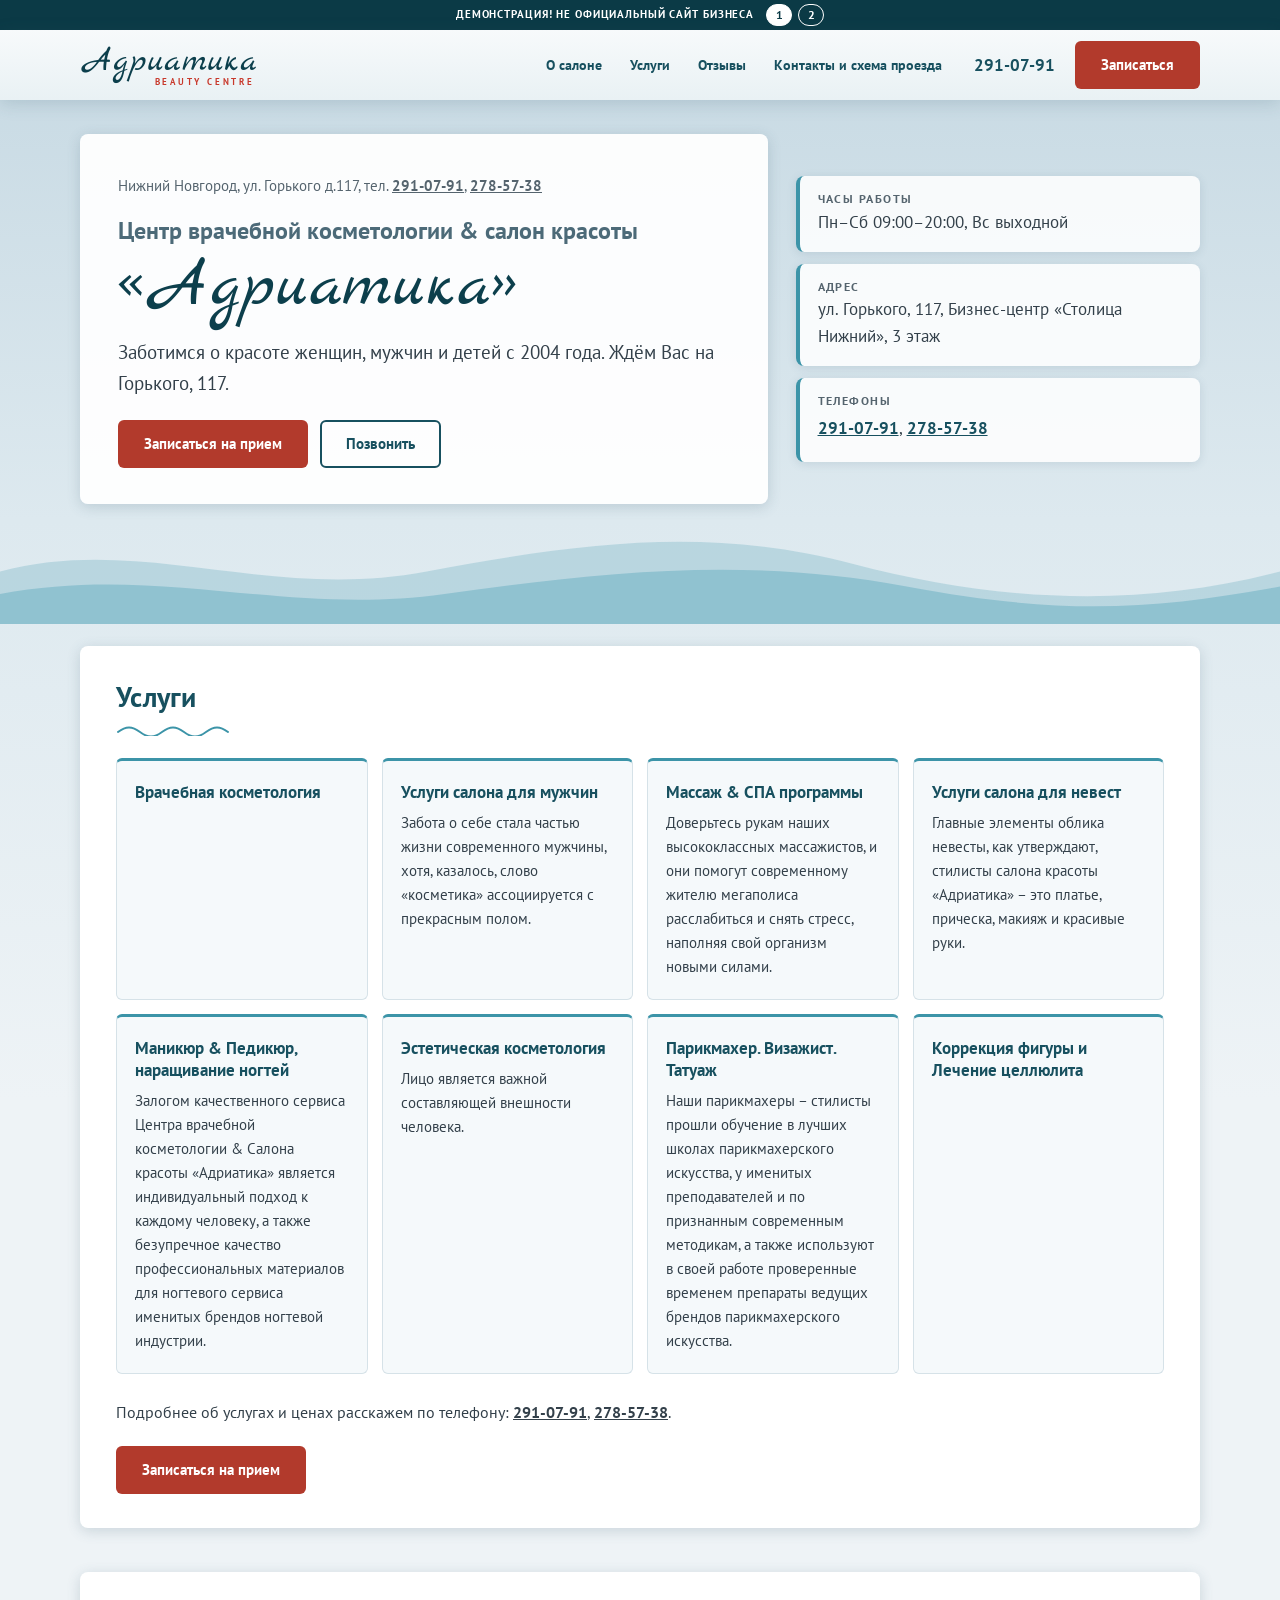
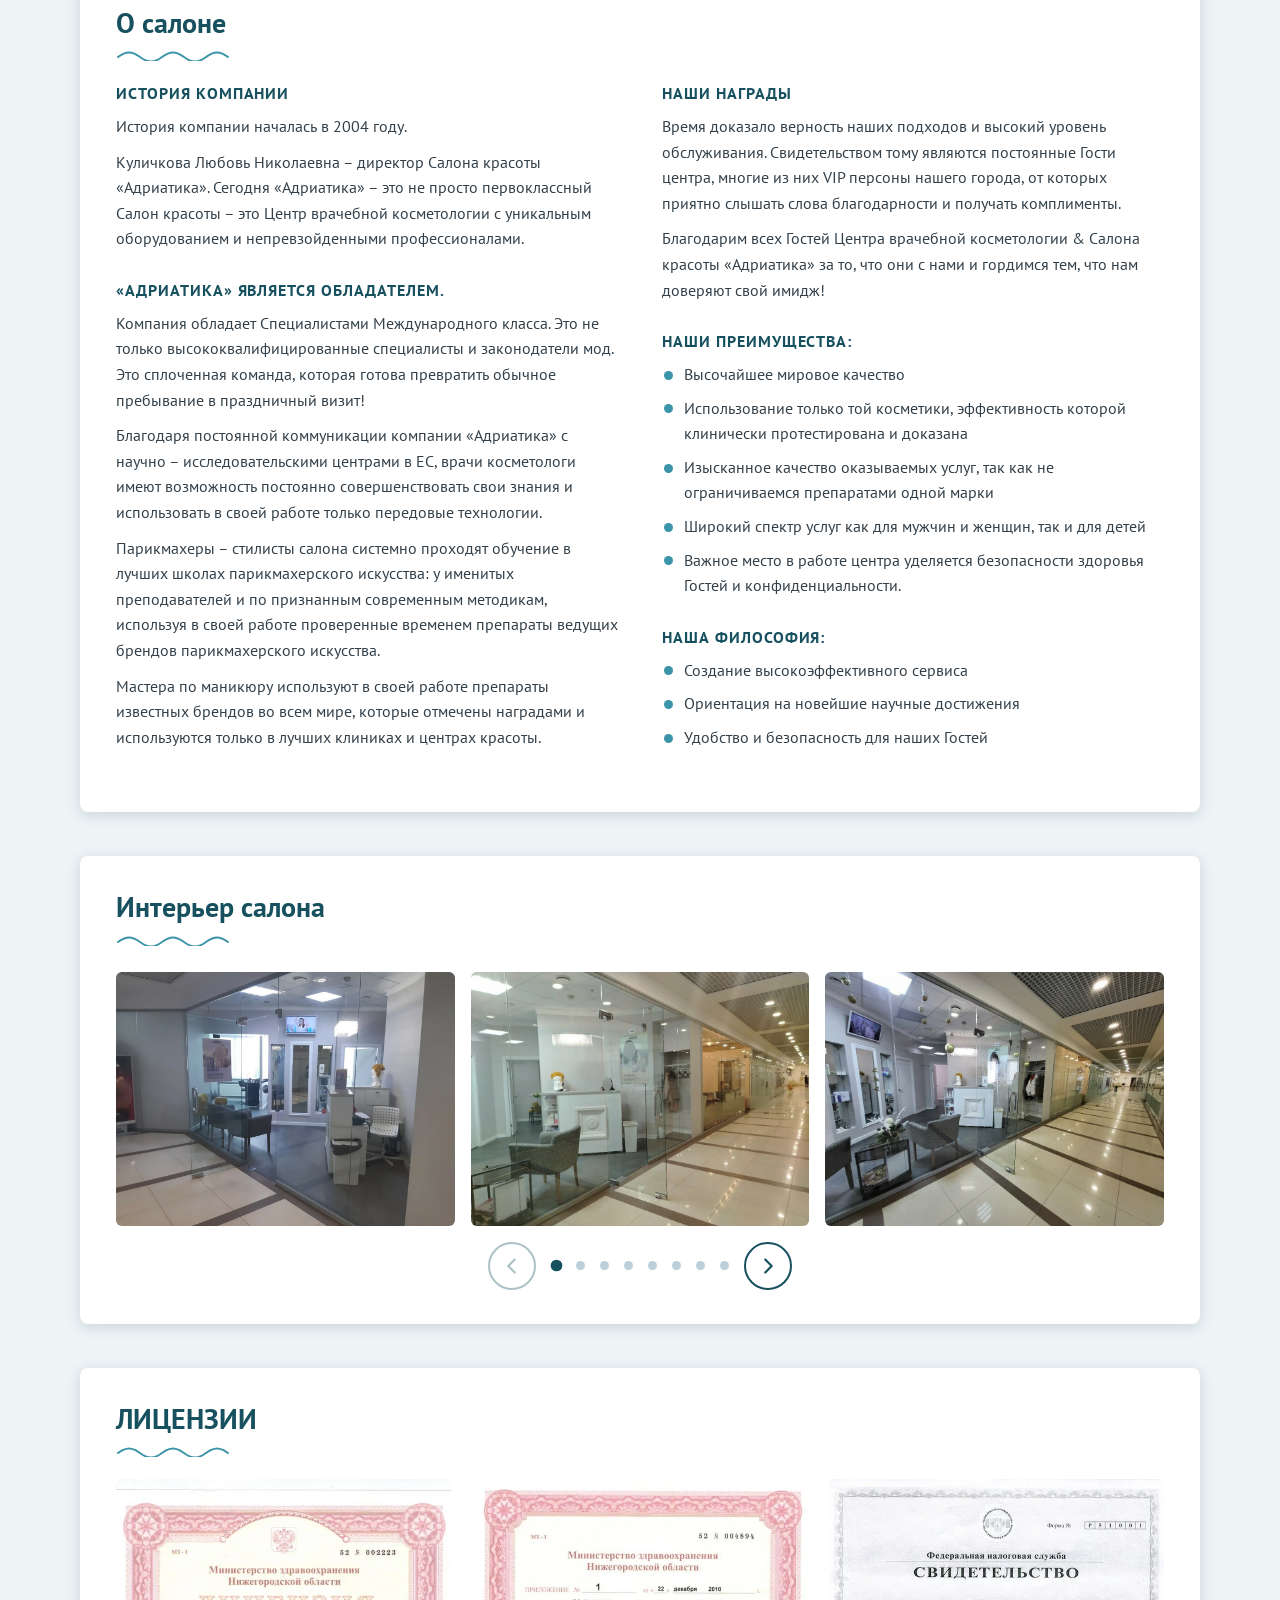
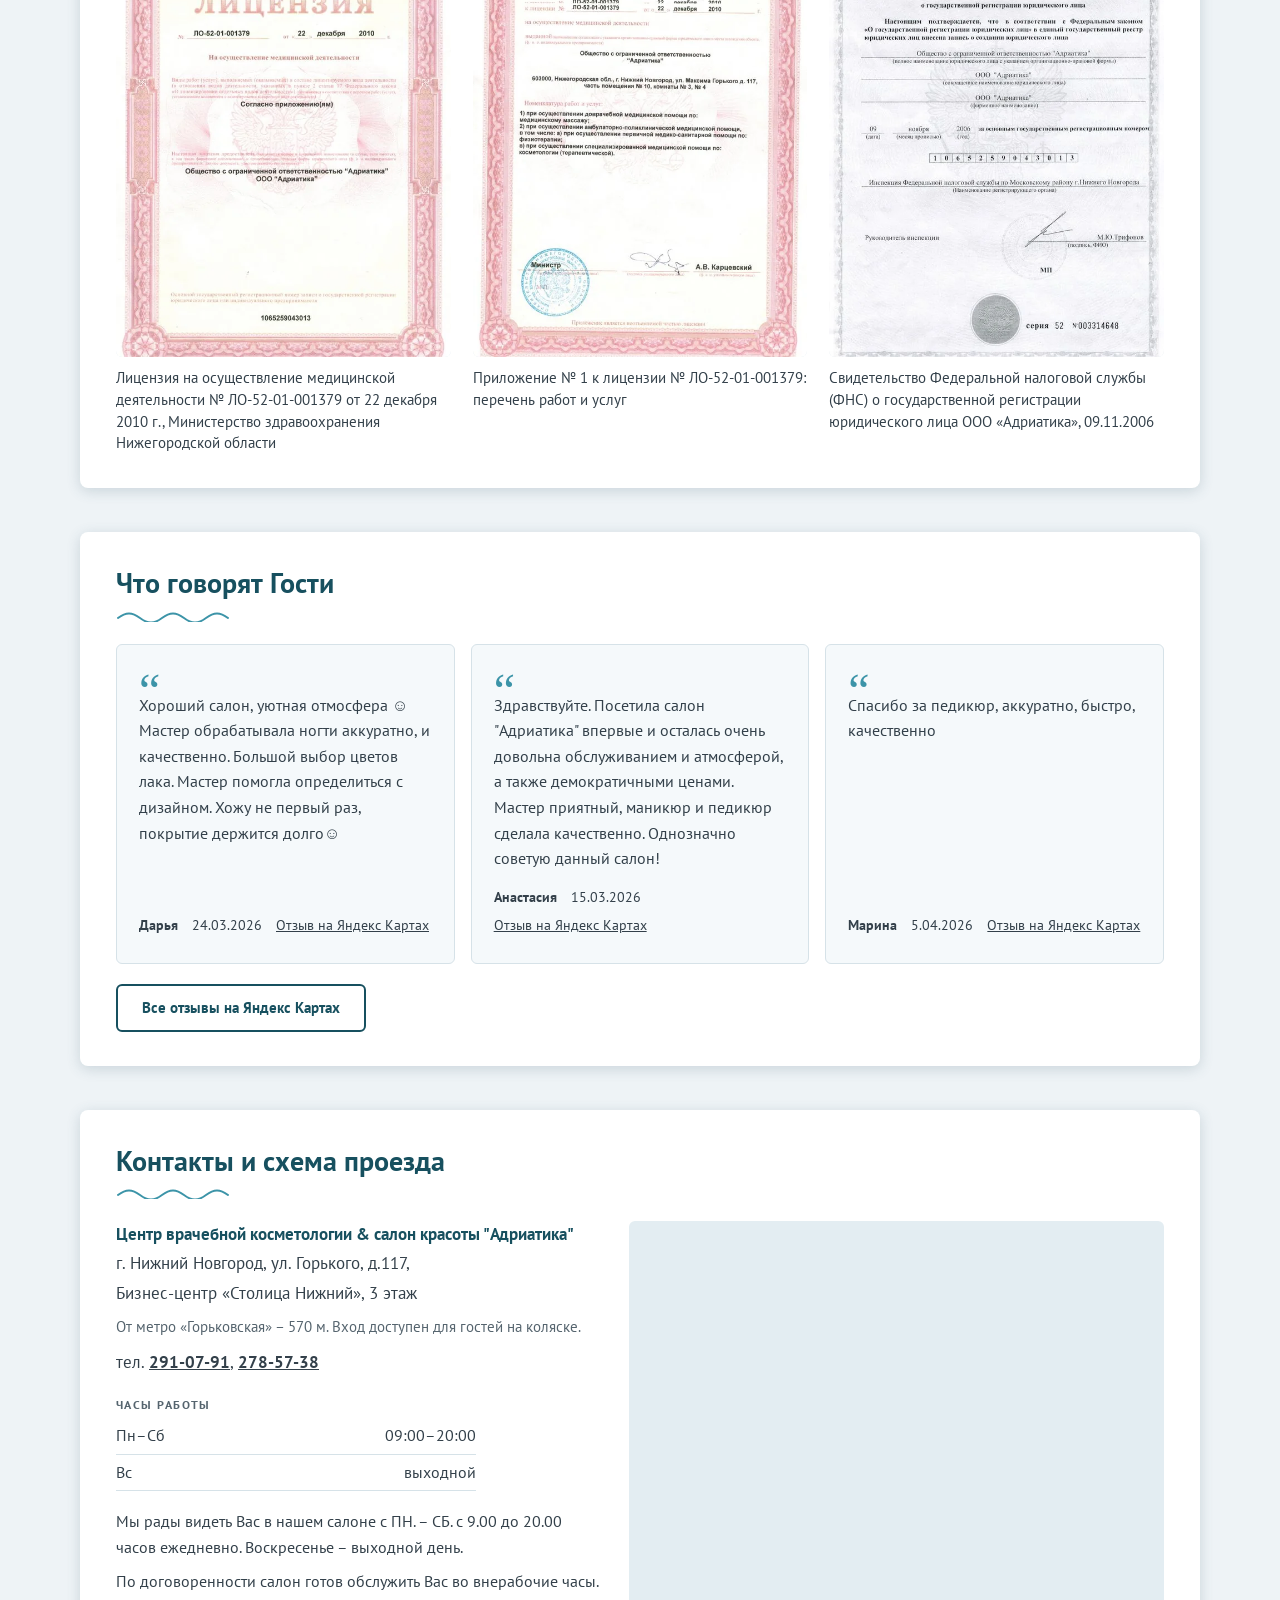
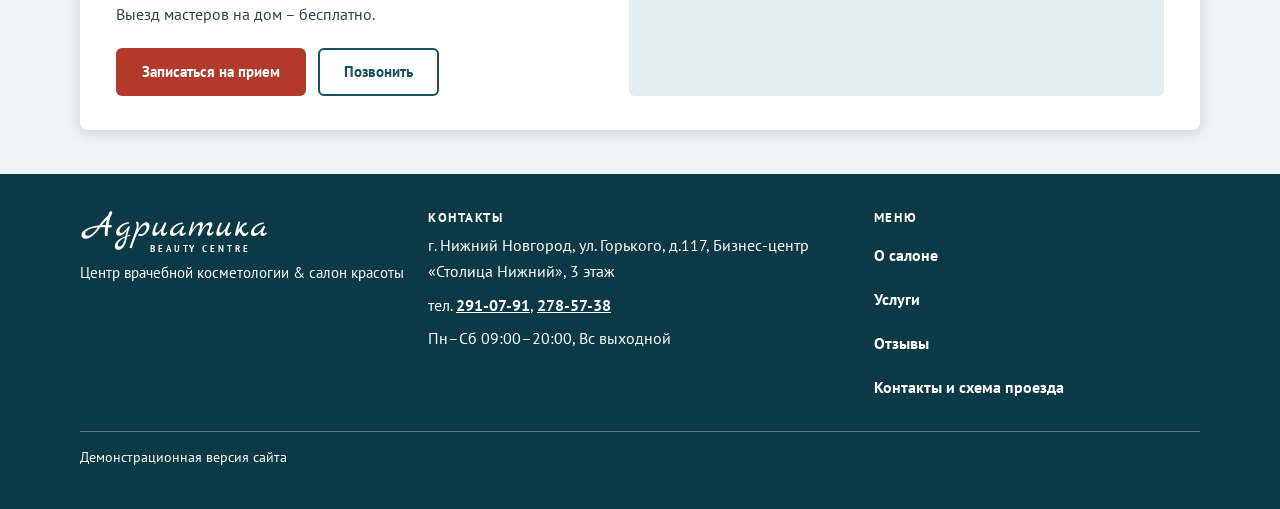
<file: index.html>
<!doctype html>
<html lang="ru">
<head>
<meta charset="utf-8">
<meta name="viewport" content="width=device-width, initial-scale=1.0">
<meta name="robots" content="noindex, nofollow">
<title>Адриатика · Центр врачебной косметологии &amp; салон красоты, Нижний Новгород</title>
<meta name="description" content="Адриатика · центр врачебной косметологии &amp; салон красоты на ул. Горького, 117 в Нижнем Новгороде: косметология, массаж, маникюр, педикюр, парикмахер.">
<meta name="theme-color" content="#c5d8e2">
<link rel="icon" sizes="any" href="logos/favicon.ico">
<link rel="icon" type="image/png" sizes="32x32" href="logos/favicon-32x32.png">
<link rel="apple-touch-icon" sizes="180x180" href="logos/apple-touch-icon.png">
<link rel="preload" href="fonts/pt-sans-cyrillic-400.woff2" as="font" type="font/woff2" crossorigin>
<link rel="preload" href="fonts/marck-script-cyrillic-400.woff2" as="font" type="font/woff2" crossorigin>
<link rel="stylesheet" href="css/fonts.css">
<link rel="stylesheet" href="css/styles.css">
</head>
<body>
<script>document.documentElement.classList.add('js')</script>
<div class="top" id="top">
  <div class="demo"><p class="demo__txt">ДЕМОНСТРАЦИЯ! НЕ ОФИЦИАЛЬНЫЙ САЙТ БИЗНЕСА</p><nav class="demo__sw" aria-label="Версии сайта"><a href="./" aria-current="page" aria-label="Версия 1">1</a><a href="v2/" aria-label="Версия 2">2</a></nav></div>
  <header class="hd">
    <a class="hd__logo" href="./" aria-label="Адриатика Beauty Centre, на главную"><span class="wm" aria-hidden="true"><span class="wm__name">Адриатика</span><span class="wm__sub">Beauty Centre</span></span></a>
    <nav class="hd__nav" aria-label="Разделы"><ul><li><a href="#o-salone">О салоне</a></li><li><a href="#uslugi">Услуги</a></li><li><a href="#otzyvy">Отзывы</a></li><li><a href="#kontakty">Контакты и схема проезда</a></li></ul></nav>
    <a class="hd__tel" href="tel:+78312910791">291-07-91</a>
    <a class="btn btn--acc hd__book" href="tel:+78312910791">Записаться</a>
    <button class="menu-btn" type="button" aria-expanded="false" aria-controls="menu" aria-label="Открыть меню"><span></span><span></span><span></span></button>
    <nav class="menu" id="menu" aria-label="Меню" hidden><ul><li><a href="#o-salone">О салоне</a></li><li><a href="#uslugi">Услуги</a></li><li><a href="#otzyvy">Отзывы</a></li><li><a href="#kontakty">Контакты и схема проезда</a></li><li><a class="menu__tel" href="tel:+78312910791">291-07-91</a></li><li><a class="menu__tel" href="tel:+78312785738">278-57-38</a></li></ul></nav>
  </header>
</div>
<div class="top-space" aria-hidden="true"></div>
<main id="main">
<section class="hero" aria-labelledby="h1">
  <div class="wrap hero__in">
    <div class="hero__card">
      <p class="hero__line">Нижний Новгород, ул. Горького д.117, тел. <a href="tel:+78312910791">291-07-91</a>, <a href="tel:+78312785738">278-57-38</a></p>
      <h1 id="h1"><span class="h1__pre">Центр врачебной косметологии &amp; салон красоты</span> <span class="h1__name">«Адриатика»</span></h1>
      <p class="hero__lead">Заботимся о красоте женщин, мужчин и детей с 2004 года. Ждём Вас на Горького, 117.</p>
      <div class="acts"><a class="btn btn--acc" href="tel:+78312910791">Записаться на прием</a><a class="btn btn--line" href="tel:+78312910791">Позвонить</a></div>
    </div>
    <ul class="hero__facts" aria-label="Коротко о салоне">
      <li><span class="hero__k">Часы работы</span><span class="hero__v">Пн–Сб 09:00–20:00, Вс выходной</span></li>
      <li><span class="hero__k">Адрес</span><span class="hero__v">ул. Горького, 117, Бизнес-центр «Столица Нижний», 3 этаж</span></li>
      <li><span class="hero__k">Телефоны</span><span class="hero__v"><a href="tel:+78312910791">291-07-91</a>, <a href="tel:+78312785738">278-57-38</a></span></li>
    </ul>
  </div>
  <svg class="hero__sea" viewBox="0 0 1440 160" preserveAspectRatio="none" aria-hidden="true"><path class="s1" d="M0 90C160 40 300 130 480 90S800 30 960 80s320 60 480 10V160H0z"/><path class="s2" d="M0 120c180-40 320 30 500 0s340-50 520-10 280 30 420 0V160H0z"/></svg>
</section>

<section class="sec svc" id="uslugi" aria-labelledby="h-svc"><div class="wrap panel">
  <h2 id="h-svc">Услуги</h2><svg class="wave" viewBox="0 0 120 12" aria-hidden="true"><path d="M2 8c8-6 14-6 22 0s14 6 22 0 14-6 22 0 14 6 22 0 14-6 22 0"/></svg>
  <ul class="tiles"><li class="tile"><h3>Врачебная косметология</h3></li><li class="tile"><h3>Услуги салона для мужчин</h3><p>Забота о себе стала частью жизни современного мужчины, хотя, казалось, слово «косметика» ассоциируется с прекрасным полом.</p></li><li class="tile"><h3>Массаж &amp; СПА программы</h3><p>Доверьтесь рукам наших высококлассных массажистов, и они помогут современному жителю мегаполиса расслабиться и снять стресс, наполняя свой организм новыми силами.</p></li><li class="tile"><h3>Услуги салона для невест</h3><p>Главные элементы облика невесты, как утверждают, стилисты салона красоты «Адриатика» – это платье, прическа, макияж и красивые руки.</p></li><li class="tile"><h3>Маникюр &amp; Педикюр, наращивание ногтей</h3><p>Залогом качественного сервиса Центра врачебной косметологии &amp; Салона красоты «Адриатика» является индивидуальный подход к каждому человеку, а также безупречное качество профессиональных материалов для ногтевого сервиса именитых брендов ногтевой индустрии.</p></li><li class="tile"><h3>Эстетическая косметология</h3><p>Лицо является важной составляющей внешности человека.</p></li><li class="tile"><h3>Парикмахер. Визажист. Татуаж</h3><p>Наши парикмахеры – стилисты прошли обучение в лучших школах парикмахерского искусства, у именитых преподавателей и по признанным современным методикам, а также используют в своей работе проверенные временем препараты ведущих брендов парикмахерского искусства.</p></li><li class="tile"><h3>Коррекция фигуры и Лечение целлюлита</h3></li></ul>
  <p class="svc__note">Подробнее об услугах и ценах расскажем по телефону: <a href="tel:+78312910791">291-07-91</a>, <a href="tel:+78312785738">278-57-38</a>.</p>
  <div class="acts"><a class="btn btn--acc" href="tel:+78312910791">Записаться на прием</a></div>
</div></section>

<section class="sec about" id="o-salone" aria-labelledby="h-about"><div class="wrap panel">
  <h2 id="h-about">О салоне</h2><svg class="wave" viewBox="0 0 120 12" aria-hidden="true"><path d="M2 8c8-6 14-6 22 0s14 6 22 0 14-6 22 0 14 6 22 0 14-6 22 0"/></svg>
  <div class="about__grid"><div class="about__blk"><h3>ИСТОРИЯ КОМПАНИИ</h3><p>История компании началась в 2004 году.</p><p>Куличкова Любовь Николаевна – директор Салона красоты «Адриатика». Сегодня «Адриатика» – это не просто первоклассный Салон красоты – это Центр врачебной косметологии с уникальным оборудованием и непревзойденными профессионалами.</p></div><div class="about__blk"><h3>«АДРИАТИКА» ЯВЛЯЕТСЯ ОБЛАДАТЕЛЕМ.</h3><p>Компания обладает Специалистами Международного класса. Это не только высококвалифицированные специалисты и законодатели мод. Это сплоченная команда, которая готова превратить обычное пребывание в праздничный визит!</p><p>Благодаря постоянной коммуникации компании «Адриатика» с научно – исследовательскими центрами в ЕС, врачи косметологи имеют возможность постоянно совершенствовать свои знания и использовать в своей работе только передовые технологии.</p><p>Парикмахеры – стилисты салона системно проходят обучение в лучших школах парикмахерского искусства: у именитых преподавателей и по признанным современным методикам, используя в своей работе проверенные временем препараты ведущих брендов парикмахерского искусства.</p><p>Мастера по маникюру используют в своей работе препараты известных брендов во всем мире, которые отмечены наградами и используются только в лучших клиниках и центрах красоты.</p></div><div class="about__blk"><h3>НАШИ НАГРАДЫ</h3><p>Время доказало верность наших подходов и высокий уровень обслуживания. Свидетельством тому являются постоянные Гости центра, многие из них VIP персоны нашего города, от которых приятно слышать слова благодарности и получать комплименты.</p><p>Благодарим всех Гостей Центра врачебной косметологии &amp; Салона красоты «Адриатика» за то, что они с нами и гордимся тем, что нам доверяют свой имидж!</p></div><div class="about__blk"><h3>НАШИ ПРЕИМУЩЕСТВА:</h3><ul class="ticks"><li>Высочайшее мировое качество</li><li>Использование только той косметики, эффективность которой клинически протестирована и доказана</li><li>Изысканное качество оказываемых услуг, так как не ограничиваемся препаратами одной марки</li><li>Широкий спектр услуг как для мужчин и женщин, так и для детей</li><li>Важное место в работе центра уделяется безопасности здоровья Гостей и конфиденциальности.</li></ul></div><div class="about__blk"><h3>НАША ФИЛОСОФИЯ:</h3><ul class="ticks"><li>Создание высокоэффективного сервиса</li><li>Ориентация на новейшие научные достижения</li><li>Удобство и безопасность для наших Гостей</li></ul></div></div>
</div></section>

<section class="sec gal" id="interer" aria-labelledby="h-gal"><div class="wrap panel">
  <h2 id="h-gal">Интерьер салона</h2><svg class="wave" viewBox="0 0 120 12" aria-hidden="true"><path d="M2 8c8-6 14-6 22 0s14 6 22 0 14-6 22 0 14 6 22 0 14-6 22 0"/></svg>
  <div class="reel reel--3" id="reel-int">
    <ul class="reel__track" tabindex="0" aria-label="Интерьер салона: фото"><li class="reel__slide"><figure class="shot"><img src="img/i01.webp" width="1200" height="900" alt="Зона ожидания салона за стеклянной стеной: кресла, стойка администратора и белые шкафы" loading="lazy" decoding="async"></figure></li><li class="reel__slide"><figure class="shot"><img src="img/i02.webp" width="960" height="720" alt="Стойка администратора со скульптурой и кресло у входа за стеклянной стеной" loading="lazy" decoding="async"></figure></li><li class="reel__slide"><figure class="shot"><img src="img/i03.webp" width="960" height="720" alt="Вход в салон из коридора бизнес-центра: стеклянная стена, кресла и стойка администратора" loading="lazy" decoding="async"></figure></li><li class="reel__slide"><figure class="shot"><img src="img/i04.webp" width="960" height="720" alt="Зона ожидания с креслами и стойкой администратора, вид из коридора" loading="lazy" decoding="async"></figure></li><li class="reel__slide"><figure class="shot"><img src="img/i05.webp" width="960" height="720" alt="Холл салона: Гость в кресле у стойки администратора" loading="lazy" decoding="async"></figure></li><li class="reel__slide"><figure class="shot"><img src="img/i06.webp" width="960" height="720" alt="Стеклянный фасад салона в коридоре бизнес-центра" loading="lazy" decoding="async"></figure></li><li class="reel__slide"><figure class="shot"><img src="img/i07.webp" width="1200" height="900" alt="Прежний интерьер холла с синими обоями, диваном и стойкой администратора" loading="lazy" decoding="async"></figure></li><li class="reel__slide"><figure class="shot"><img src="img/i08.webp" width="1200" height="900" alt="Прежняя зона ожидания с синими стенами и диваном" loading="lazy" decoding="async"></figure></li><li class="reel__slide"><figure class="shot"><img src="img/i09.webp" width="907" height="537" alt="Стойка администратора с вывеской «Салон красоты» и вазой с цветами" loading="lazy" decoding="async"></figure></li><li class="reel__slide"><figure class="shot"><img src="img/i10.webp" width="900" height="1200" alt="Стойка администратора салона за стеклянной дверью, вечернее фото" loading="lazy" decoding="async"></figure></li></ul>
    <div class="reel__ctl"><button class="reel__btn reel__prev" type="button" aria-label="Предыдущее фото"><svg viewBox="0 0 24 24" aria-hidden="true"><path d="M15 5l-7 7 7 7"/></svg></button><div class="reel__dots"></div><button class="reel__btn reel__next" type="button" aria-label="Следующее фото"><svg viewBox="0 0 24 24" aria-hidden="true"><path d="M9 5l7 7-7 7"/></svg></button></div>
  </div>
</div></section>

<section class="sec docs" id="licenzii" aria-labelledby="h-doc"><div class="wrap panel">
  <h2 id="h-doc">ЛИЦЕНЗИИ</h2><svg class="wave" viewBox="0 0 120 12" aria-hidden="true"><path d="M2 8c8-6 14-6 22 0s14 6 22 0 14-6 22 0 14 6 22 0 14-6 22 0"/></svg>
  <div class="docs__grid"><figure class="doc"><a class="doc__link" href="img/c1.webp" target="_blank" rel="noopener" aria-label="Открыть скан крупно: Лицензия на осуществление медицинской де"><span class="shot shot--doc"><img src="img/c1.webp" width="602" height="859" alt="Скан лицензии на осуществление медицинской деятельности ООО «Адриатика»" loading="lazy" decoding="async"></span></a><figcaption>Лицензия на осуществление медицинской деятельности № ЛО-52-01-001379 от 22 декабря 2010 г., Министерство здравоохранения Нижегородской области</figcaption></figure><figure class="doc"><a class="doc__link" href="img/c2.webp" target="_blank" rel="noopener" aria-label="Открыть скан крупно: Приложение № 1 к лицензии № ЛО-52-01-001"><span class="shot shot--doc"><img src="img/c2.webp" width="602" height="859" alt="Скан приложения № 1 к лицензии с перечнем работ и услуг" loading="lazy" decoding="async"></span></a><figcaption>Приложение № 1 к лицензии № ЛО-52-01-001379: перечень работ и услуг</figcaption></figure><figure class="doc"><a class="doc__link" href="img/c3.webp" target="_blank" rel="noopener" aria-label="Открыть скан крупно: Свидетельство Федеральной налоговой служ"><span class="shot shot--doc"><img src="img/c3.webp" width="602" height="859" alt="Скан свидетельства ФНС о государственной регистрации юридического лица ООО «Адриатика»" loading="lazy" decoding="async"></span></a><figcaption>Свидетельство Федеральной налоговой службы (ФНС) о государственной регистрации юридического лица ООО «Адриатика», 09.11.2006</figcaption></figure></div>
</div></section>

<section class="sec reviews" id="otzyvy" aria-labelledby="h-rev"><div class="wrap panel">
  <h2 id="h-rev">Что говорят Гости</h2><svg class="wave" viewBox="0 0 120 12" aria-hidden="true"><path d="M2 8c8-6 14-6 22 0s14 6 22 0 14-6 22 0 14 6 22 0 14-6 22 0"/></svg>
  <div class="quotes"><figure class="quote"><blockquote><p>Хороший салон, уютная отмосфера ☺ Мастер обрабатывала ногти аккуратно, и качественно. Большой выбор цветов лака. Мастер помогла определиться с дизайном. Хожу не первый раз, покрытие держится долго☺</p></blockquote><figcaption><span class="quote__who">Дарья</span><time datetime="2026-03-24">24.03.2026</time><a href="https://yandex.ru/maps/org/adriatika/1104464386/reviews/" target="_blank" rel="noopener">Отзыв на Яндекс Картах</a></figcaption></figure><figure class="quote"><blockquote><p>Здравствуйте. Посетила салон &quot;Адриатика&quot; впервые и осталась очень довольна обслуживанием и атмосферой, а также демократичными ценами. Мастер приятный, маникюр и педикюр сделала качественно. Однозначно советую данный салон!</p></blockquote><figcaption><span class="quote__who">Анастасия</span><time datetime="2026-03-15">15.03.2026</time><a href="https://yandex.ru/maps/org/adriatika/1104464386/reviews/" target="_blank" rel="noopener">Отзыв на Яндекс Картах</a></figcaption></figure><figure class="quote"><blockquote><p>Спасибо за педикюр, аккуратно, быстро, качественно</p></blockquote><figcaption><span class="quote__who">Марина</span><time datetime="2026-04-05">5.04.2026</time><a href="https://yandex.ru/maps/org/adriatika/1104464386/reviews/" target="_blank" rel="noopener">Отзыв на Яндекс Картах</a></figcaption></figure></div>
  <p class="reviews__more"><a class="btn btn--line" href="https://yandex.ru/maps/org/adriatika/1104464386/reviews/" target="_blank" rel="noopener">Все отзывы на Яндекс Картах</a></p>
</div></section>

<section class="sec contacts" id="kontakty" aria-labelledby="h-ct"><div class="wrap panel">
  <h2 id="h-ct">Контакты и схема проезда</h2><svg class="wave" viewBox="0 0 120 12" aria-hidden="true"><path d="M2 8c8-6 14-6 22 0s14 6 22 0 14-6 22 0 14 6 22 0 14-6 22 0"/></svg>
  <div class="contacts__grid">
    <div class="contacts__info">
      <address class="addr">
        <p class="addr__name">Центр врачебной косметологии &amp; салон красоты &quot;Адриатика&quot;</p>
        <p>г. Нижний Новгород, ул. Горького, д.117,</p>
        <p>Бизнес-центр «Столица Нижний», 3 этаж</p>
        <p class="addr__metro">От метро «Горьковская» – 570 м. Вход доступен для гостей на коляске.</p>
        <p class="addr__tel">тел. <a href="tel:+78312910791">291-07-91</a>, <a href="tel:+78312785738">278-57-38</a></p>
      </address>
      <table class="hours"><caption>Часы работы</caption><tbody><tr><th scope="row">Пн–Сб</th><td>09:00–20:00</td></tr><tr><th scope="row">Вс</th><td>выходной</td></tr></tbody></table>
      <div class="ct__txt"><p>Мы рады видеть Вас в нашем салоне с ПН. – СБ. с 9.00 до 20.00 часов ежедневно. Воскресенье – выходной день.</p><p>По договоренности салон готов обслужить Вас во внерабочие часы.</p><p>Выезд мастеров на дом – бесплатно.</p></div>
      <div class="acts"><a class="btn btn--acc" href="tel:+78312910791">Записаться на прием</a><a class="btn btn--line" href="tel:+78312910791">Позвонить</a></div>
    </div>
    <div class="map"><iframe src="https://yandex.ru/map-widget/v1/?mode=search&amp;ol=biz&amp;oid=1104464386&amp;z=17" title="«Адриатика» на Яндекс Картах" loading="lazy" allowfullscreen></iframe></div>
  </div>
</div></section>

</main>
<footer class="foot"><div class="wrap">
  <div class="foot__brand"><span class="wm wm--foot" aria-hidden="true"><span class="wm__name">Адриатика</span><span class="wm__sub">Beauty Centre</span></span><p class="foot__cap">Центр врачебной косметологии &amp; салон красоты</p></div>
  <div class="foot__ct"><h2 class="foot__h">Контакты</h2><p>г. Нижний Новгород, ул. Горького, д.117, Бизнес-центр «Столица Нижний», 3 этаж</p><p>тел. <a href="tel:+78312910791">291-07-91</a>, <a href="tel:+78312785738">278-57-38</a></p><p>Пн–Сб 09:00–20:00, Вс выходной</p></div>
  <nav class="foot__nav" aria-label="Навигация"><h2 class="foot__h">Меню</h2><ul><li><a href="#o-salone">О салоне</a></li><li><a href="#uslugi">Услуги</a></li><li><a href="#otzyvy">Отзывы</a></li><li><a href="#kontakty">Контакты и схема проезда</a></li></ul></nav>
  <div class="foot__base"><p>Демонстрационная версия сайта</p></div>
</div></footer>
<script src="js/site.js"></script>
</body>
</html>
</file>
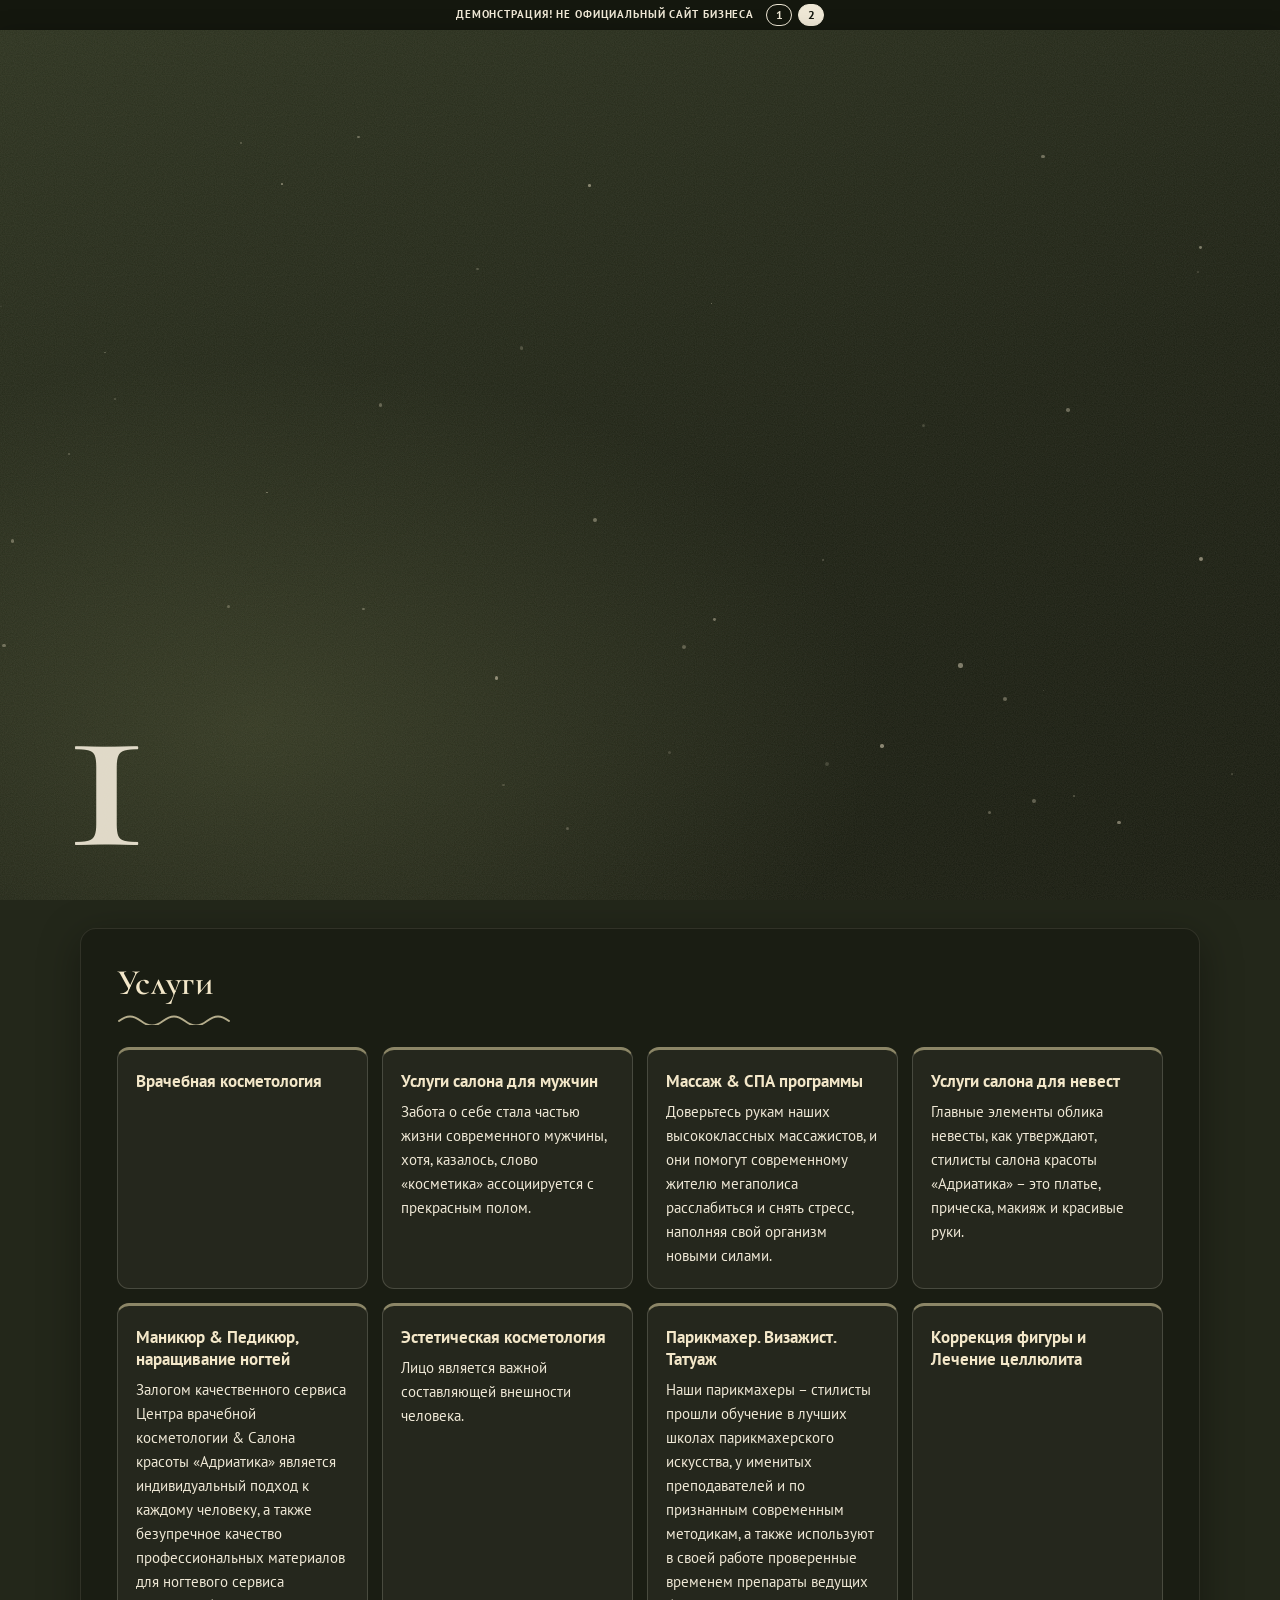
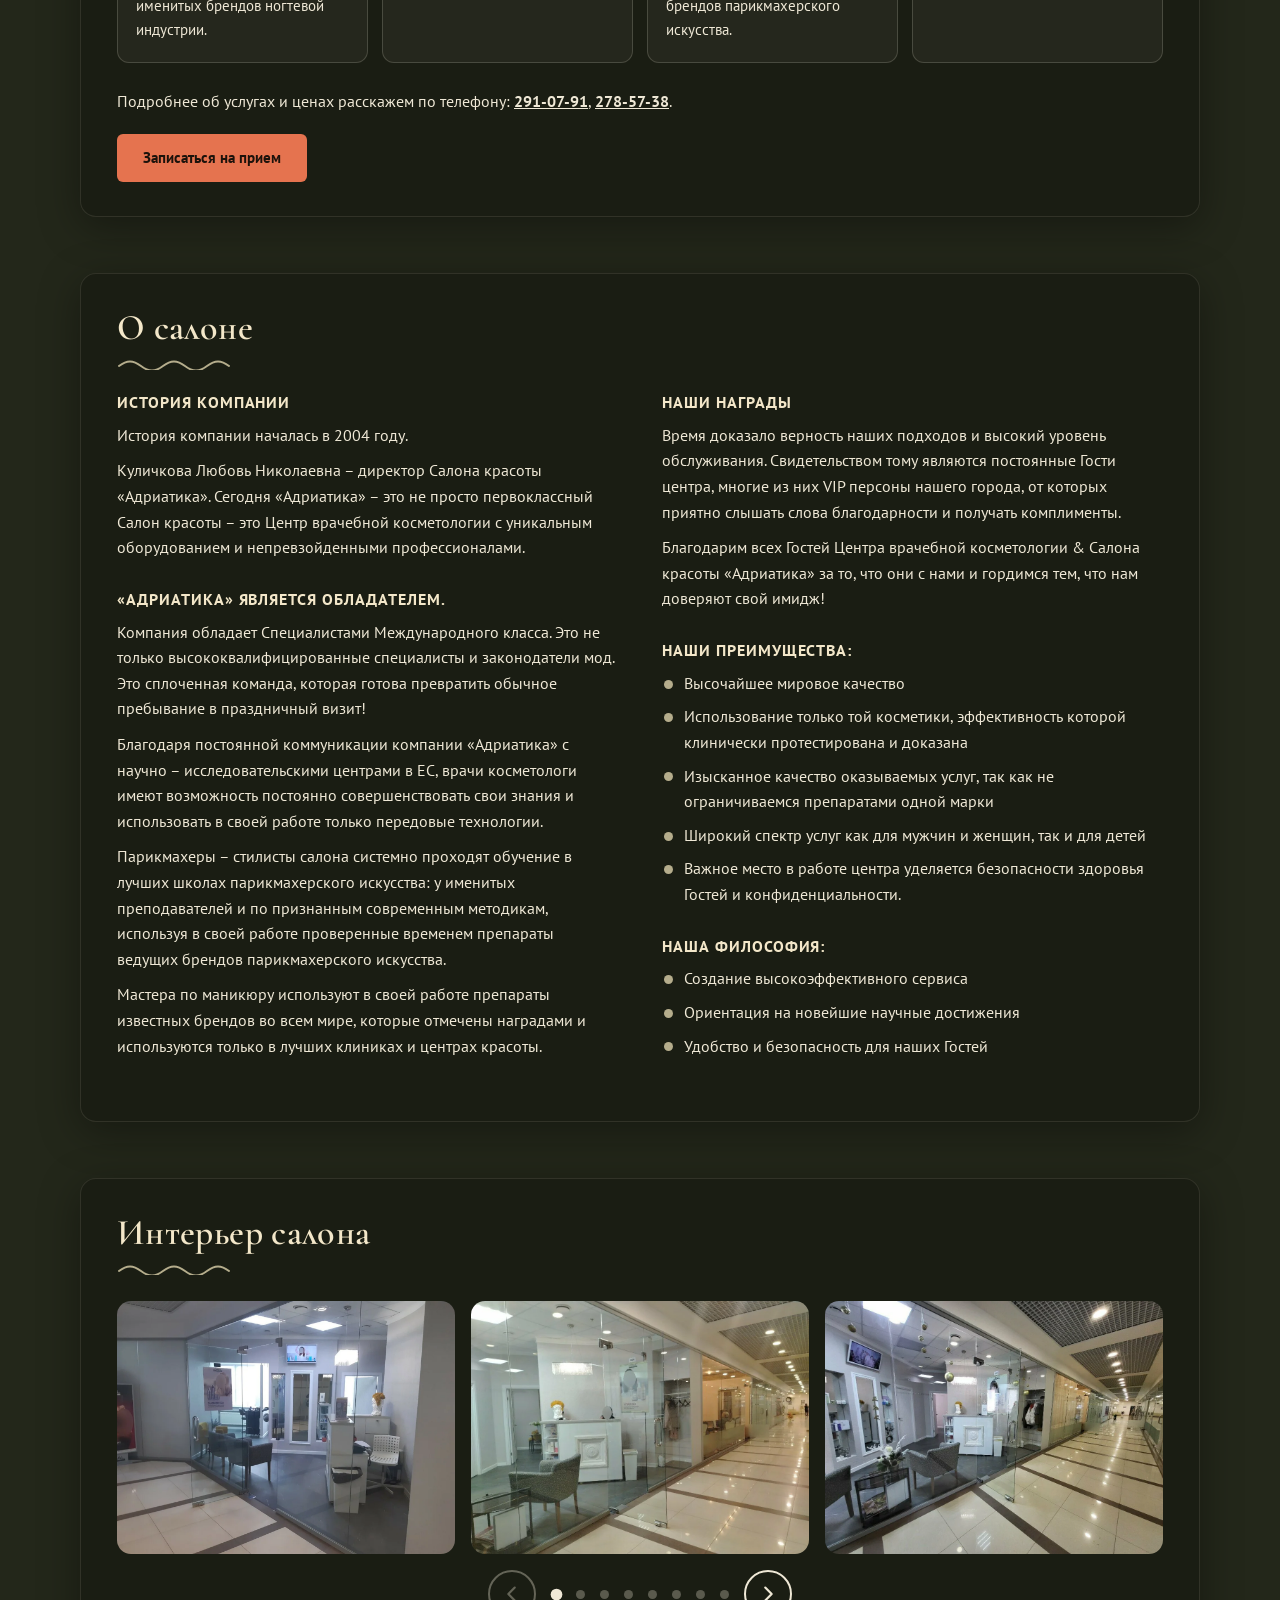
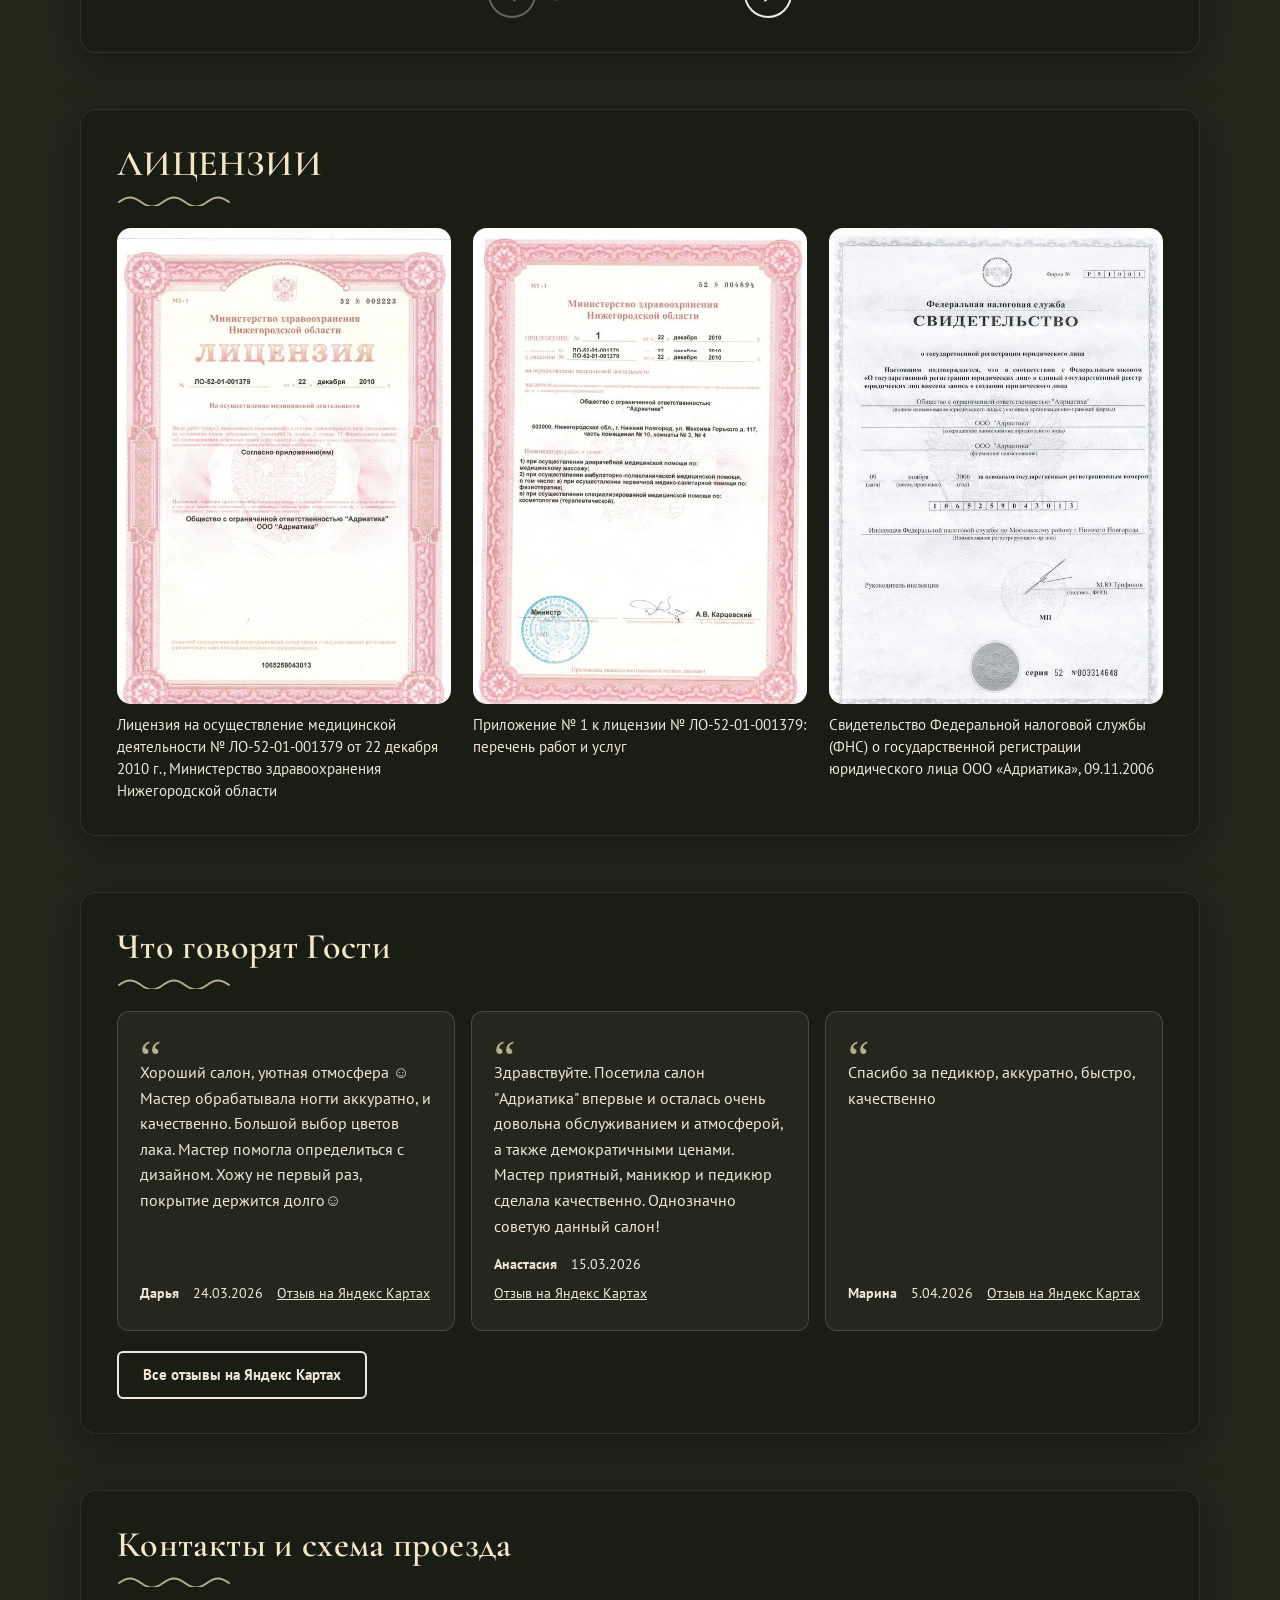
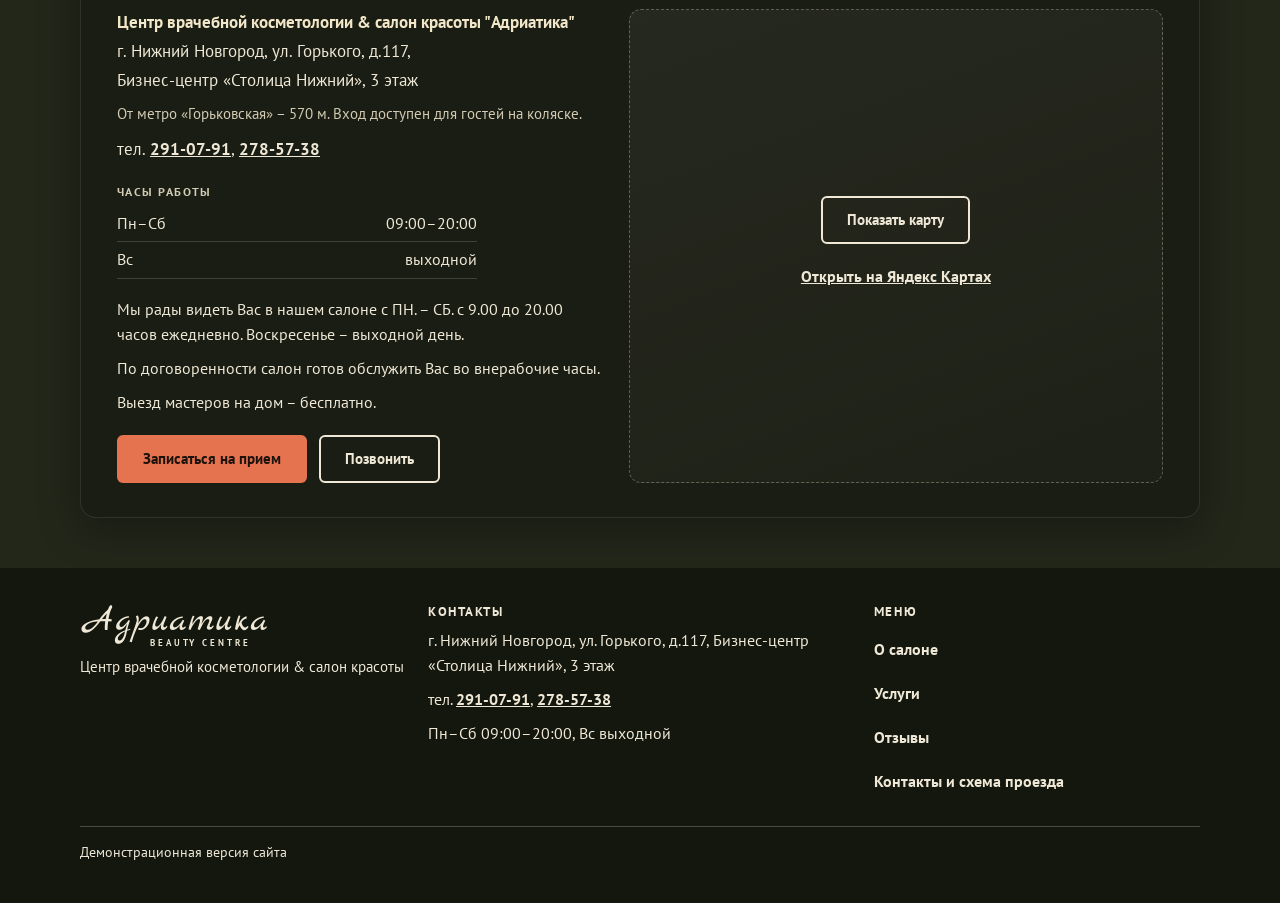
<file: v2/index.html>
<!doctype html>
<html lang="ru">
<head>
<meta charset="utf-8">
<meta name="viewport" content="width=device-width, initial-scale=1.0">
<meta name="robots" content="noindex, nofollow">
<title>Адриатика · Центр врачебной косметологии &amp; салон красоты, Нижний Новгород</title>
<meta name="description" content="Адриатика · центр врачебной косметологии &amp; салон красоты на ул. Горького, 117 в Нижнем Новгороде: косметология, массаж, маникюр, педикюр, парикмахер.">
<meta name="theme-color" content="#23271a">
<link rel="icon" sizes="any" href="../logos/favicon.ico">
<link rel="icon" type="image/png" sizes="32x32" href="../logos/favicon-32x32.png">
<link rel="apple-touch-icon" sizes="180x180" href="../logos/apple-touch-icon.png">
<link rel="preload" href="../fonts/pt-sans-cyrillic-400.woff2" as="font" type="font/woff2" crossorigin>
<link rel="preload" href="../fonts/marck-script-cyrillic-400.woff2" as="font" type="font/woff2" crossorigin>
<link rel="preload" href="../fonts/cormorant-garamond-cyrillic-600.woff2" as="font" type="font/woff2" crossorigin>
<link rel="stylesheet" href="../css/fonts.css">
<link rel="stylesheet" href="../css/v2.css">
</head>
<body class="v2">
<script>document.documentElement.classList.add('js');if(!matchMedia('(prefers-reduced-motion: reduce)').matches)document.documentElement.classList.add('intro')</script>
<div class="top" id="top">
  <div class="demo"><p class="demo__txt">ДЕМОНСТРАЦИЯ! НЕ ОФИЦИАЛЬНЫЙ САЙТ БИЗНЕСА</p><nav class="demo__sw" aria-label="Версии сайта"><a href="../" aria-label="Версия 1">1</a><a href="./" aria-current="page" aria-label="Версия 2">2</a></nav></div>
  <header class="hd">
    <a class="hd__logo" href="./" aria-label="Адриатика Beauty Centre, на главную"><span class="wm" aria-hidden="true"><span class="wm__name">Адриатика</span><span class="wm__sub">Beauty Centre</span></span></a>
    <nav class="hd__nav" aria-label="Разделы"><ul><li><a href="#o-salone">О салоне</a></li><li><a href="#uslugi">Услуги</a></li><li><a href="#otzyvy">Отзывы</a></li><li><a href="#kontakty">Контакты и схема проезда</a></li></ul></nav>
    <a class="hd__tel" href="tel:+78312910791">291-07-91</a>
    <a class="btn btn--acc hd__book" href="tel:+78312910791">Записаться</a>
    <button class="menu-btn" type="button" aria-expanded="false" aria-controls="menu" aria-label="Открыть меню"><span></span><span></span><span></span></button>
    <nav class="menu" id="menu" aria-label="Меню" hidden><ul><li><a href="#o-salone">О салоне</a></li><li><a href="#uslugi">Услуги</a></li><li><a href="#otzyvy">Отзывы</a></li><li><a href="#kontakty">Контакты и схема проезда</a></li><li><a class="menu__tel" href="tel:+78312910791">291-07-91</a></li><li><a class="menu__tel" href="tel:+78312785738">278-57-38</a></li></ul></nav>
  </header>
</div>
<div class="top-space" aria-hidden="true"></div>
<div class="ground" aria-hidden="true"></div>
<div class="dust" aria-hidden="true"></div>
<div class="wall" aria-hidden="true" hidden><div class="wall__solid"></div><div class="wall__pieces"></div><svg class="wall__cracks"></svg><div class="wall__cards"><img src="../img/i07.webp" alt="" width="1200" height="900"><img src="../img/i10.webp" alt="" width="900" height="1200"><img src="../img/i09.webp" alt="" width="907" height="537"><img src="../img/i05.webp" alt="" width="960" height="720"></div><div class="wall__digit"><span>3</span></div></div>
<main id="main">
<section class="stage" aria-labelledby="h1">
  <div class="wrap stage__in">
    <p class="stage__line">Нижний Новгород, ул. Горького д.117, тел. <a href="tel:+78312910791">291-07-91</a>, <a href="tel:+78312785738">278-57-38</a></p>
    <h1 id="h1"><span class="h1__pre">Центр врачебной косметологии &amp; салон красоты</span> <span class="giant">«Адриатика»</span></h1>
    <div class="stage__foot">
      <p class="stage__lead">Заботимся о красоте женщин, мужчин и детей с 2004 года. Ждём Вас на Горького, 117.</p>
      <div class="acts"><a class="btn btn--acc" href="tel:+78312910791">Записаться на прием</a><a class="btn btn--line" href="tel:+78312910791">Позвонить</a></div>
    </div>
  </div>
</section>

<section class="sec svc" id="uslugi" aria-labelledby="h-svc"><div class="wrap panel">
  <h2 id="h-svc">Услуги</h2><svg class="wave" viewBox="0 0 120 12" aria-hidden="true"><path d="M2 8c8-6 14-6 22 0s14 6 22 0 14-6 22 0 14 6 22 0 14-6 22 0"/></svg>
  <ul class="tiles"><li class="tile"><h3>Врачебная косметология</h3></li><li class="tile"><h3>Услуги салона для мужчин</h3><p>Забота о себе стала частью жизни современного мужчины, хотя, казалось, слово «косметика» ассоциируется с прекрасным полом.</p></li><li class="tile"><h3>Массаж &amp; СПА программы</h3><p>Доверьтесь рукам наших высококлассных массажистов, и они помогут современному жителю мегаполиса расслабиться и снять стресс, наполняя свой организм новыми силами.</p></li><li class="tile"><h3>Услуги салона для невест</h3><p>Главные элементы облика невесты, как утверждают, стилисты салона красоты «Адриатика» – это платье, прическа, макияж и красивые руки.</p></li><li class="tile"><h3>Маникюр &amp; Педикюр, наращивание ногтей</h3><p>Залогом качественного сервиса Центра врачебной косметологии &amp; Салона красоты «Адриатика» является индивидуальный подход к каждому человеку, а также безупречное качество профессиональных материалов для ногтевого сервиса именитых брендов ногтевой индустрии.</p></li><li class="tile"><h3>Эстетическая косметология</h3><p>Лицо является важной составляющей внешности человека.</p></li><li class="tile"><h3>Парикмахер. Визажист. Татуаж</h3><p>Наши парикмахеры – стилисты прошли обучение в лучших школах парикмахерского искусства, у именитых преподавателей и по признанным современным методикам, а также используют в своей работе проверенные временем препараты ведущих брендов парикмахерского искусства.</p></li><li class="tile"><h3>Коррекция фигуры и Лечение целлюлита</h3></li></ul>
  <p class="svc__note">Подробнее об услугах и ценах расскажем по телефону: <a href="tel:+78312910791">291-07-91</a>, <a href="tel:+78312785738">278-57-38</a>.</p>
  <div class="acts"><a class="btn btn--acc" href="tel:+78312910791">Записаться на прием</a></div>
</div></section>

<section class="sec about" id="o-salone" aria-labelledby="h-about"><div class="wrap panel">
  <h2 id="h-about">О салоне</h2><svg class="wave" viewBox="0 0 120 12" aria-hidden="true"><path d="M2 8c8-6 14-6 22 0s14 6 22 0 14-6 22 0 14 6 22 0 14-6 22 0"/></svg>
  <div class="about__grid"><div class="about__blk"><h3>ИСТОРИЯ КОМПАНИИ</h3><p>История компании началась в 2004 году.</p><p>Куличкова Любовь Николаевна – директор Салона красоты «Адриатика». Сегодня «Адриатика» – это не просто первоклассный Салон красоты – это Центр врачебной косметологии с уникальным оборудованием и непревзойденными профессионалами.</p></div><div class="about__blk"><h3>«АДРИАТИКА» ЯВЛЯЕТСЯ ОБЛАДАТЕЛЕМ.</h3><p>Компания обладает Специалистами Международного класса. Это не только высококвалифицированные специалисты и законодатели мод. Это сплоченная команда, которая готова превратить обычное пребывание в праздничный визит!</p><p>Благодаря постоянной коммуникации компании «Адриатика» с научно – исследовательскими центрами в ЕС, врачи косметологи имеют возможность постоянно совершенствовать свои знания и использовать в своей работе только передовые технологии.</p><p>Парикмахеры – стилисты салона системно проходят обучение в лучших школах парикмахерского искусства: у именитых преподавателей и по признанным современным методикам, используя в своей работе проверенные временем препараты ведущих брендов парикмахерского искусства.</p><p>Мастера по маникюру используют в своей работе препараты известных брендов во всем мире, которые отмечены наградами и используются только в лучших клиниках и центрах красоты.</p></div><div class="about__blk"><h3>НАШИ НАГРАДЫ</h3><p>Время доказало верность наших подходов и высокий уровень обслуживания. Свидетельством тому являются постоянные Гости центра, многие из них VIP персоны нашего города, от которых приятно слышать слова благодарности и получать комплименты.</p><p>Благодарим всех Гостей Центра врачебной косметологии &amp; Салона красоты «Адриатика» за то, что они с нами и гордимся тем, что нам доверяют свой имидж!</p></div><div class="about__blk"><h3>НАШИ ПРЕИМУЩЕСТВА:</h3><ul class="ticks"><li>Высочайшее мировое качество</li><li>Использование только той косметики, эффективность которой клинически протестирована и доказана</li><li>Изысканное качество оказываемых услуг, так как не ограничиваемся препаратами одной марки</li><li>Широкий спектр услуг как для мужчин и женщин, так и для детей</li><li>Важное место в работе центра уделяется безопасности здоровья Гостей и конфиденциальности.</li></ul></div><div class="about__blk"><h3>НАША ФИЛОСОФИЯ:</h3><ul class="ticks"><li>Создание высокоэффективного сервиса</li><li>Ориентация на новейшие научные достижения</li><li>Удобство и безопасность для наших Гостей</li></ul></div></div>
</div></section>

<section class="sec gal" id="interer" aria-labelledby="h-gal"><div class="wrap panel">
  <h2 id="h-gal">Интерьер салона</h2><svg class="wave" viewBox="0 0 120 12" aria-hidden="true"><path d="M2 8c8-6 14-6 22 0s14 6 22 0 14-6 22 0 14 6 22 0 14-6 22 0"/></svg>
  <div class="reel reel--3 reel--v2" id="reel-int">
    <ul class="reel__track" tabindex="0" aria-label="Интерьер салона: фото"><li class="reel__slide"><figure class="shot"><img src="../img/i01.webp" width="1200" height="900" alt="Зона ожидания салона за стеклянной стеной: кресла, стойка администратора и белые шкафы" loading="lazy" decoding="async"></figure></li><li class="reel__slide"><figure class="shot"><img src="../img/i02.webp" width="960" height="720" alt="Стойка администратора со скульптурой и кресло у входа за стеклянной стеной" loading="lazy" decoding="async"></figure></li><li class="reel__slide"><figure class="shot"><img src="../img/i03.webp" width="960" height="720" alt="Вход в салон из коридора бизнес-центра: стеклянная стена, кресла и стойка администратора" loading="lazy" decoding="async"></figure></li><li class="reel__slide"><figure class="shot"><img src="../img/i04.webp" width="960" height="720" alt="Зона ожидания с креслами и стойкой администратора, вид из коридора" loading="lazy" decoding="async"></figure></li><li class="reel__slide"><figure class="shot"><img src="../img/i05.webp" width="960" height="720" alt="Холл салона: Гость в кресле у стойки администратора" loading="lazy" decoding="async"></figure></li><li class="reel__slide"><figure class="shot"><img src="../img/i06.webp" width="960" height="720" alt="Стеклянный фасад салона в коридоре бизнес-центра" loading="lazy" decoding="async"></figure></li><li class="reel__slide"><figure class="shot"><img src="../img/i07.webp" width="1200" height="900" alt="Прежний интерьер холла с синими обоями, диваном и стойкой администратора" loading="lazy" decoding="async"></figure></li><li class="reel__slide"><figure class="shot"><img src="../img/i08.webp" width="1200" height="900" alt="Прежняя зона ожидания с синими стенами и диваном" loading="lazy" decoding="async"></figure></li><li class="reel__slide"><figure class="shot"><img src="../img/i09.webp" width="907" height="537" alt="Стойка администратора с вывеской «Салон красоты» и вазой с цветами" loading="lazy" decoding="async"></figure></li><li class="reel__slide"><figure class="shot"><img src="../img/i10.webp" width="900" height="1200" alt="Стойка администратора салона за стеклянной дверью, вечернее фото" loading="lazy" decoding="async"></figure></li></ul>
    <div class="reel__ctl"><button class="reel__btn reel__prev" type="button" aria-label="Предыдущее фото"><svg viewBox="0 0 24 24" aria-hidden="true"><path d="M15 5l-7 7 7 7"/></svg></button><div class="reel__dots"></div><button class="reel__btn reel__next" type="button" aria-label="Следующее фото"><svg viewBox="0 0 24 24" aria-hidden="true"><path d="M9 5l7 7-7 7"/></svg></button></div>
  </div>
</div></section>

<section class="sec docs" id="licenzii" aria-labelledby="h-doc"><div class="wrap panel">
  <h2 id="h-doc">ЛИЦЕНЗИИ</h2><svg class="wave" viewBox="0 0 120 12" aria-hidden="true"><path d="M2 8c8-6 14-6 22 0s14 6 22 0 14-6 22 0 14 6 22 0 14-6 22 0"/></svg>
  <div class="docs__grid"><figure class="doc"><a class="doc__link" href="../img/c1.webp" target="_blank" rel="noopener" aria-label="Открыть скан крупно: Лицензия на осуществление медицинской де"><span class="shot shot--doc"><img src="../img/c1.webp" width="602" height="859" alt="Скан лицензии на осуществление медицинской деятельности ООО «Адриатика»" loading="lazy" decoding="async"></span></a><figcaption>Лицензия на осуществление медицинской деятельности № ЛО-52-01-001379 от 22 декабря 2010 г., Министерство здравоохранения Нижегородской области</figcaption></figure><figure class="doc"><a class="doc__link" href="../img/c2.webp" target="_blank" rel="noopener" aria-label="Открыть скан крупно: Приложение № 1 к лицензии № ЛО-52-01-001"><span class="shot shot--doc"><img src="../img/c2.webp" width="602" height="859" alt="Скан приложения № 1 к лицензии с перечнем работ и услуг" loading="lazy" decoding="async"></span></a><figcaption>Приложение № 1 к лицензии № ЛО-52-01-001379: перечень работ и услуг</figcaption></figure><figure class="doc"><a class="doc__link" href="../img/c3.webp" target="_blank" rel="noopener" aria-label="Открыть скан крупно: Свидетельство Федеральной налоговой служ"><span class="shot shot--doc"><img src="../img/c3.webp" width="602" height="859" alt="Скан свидетельства ФНС о государственной регистрации юридического лица ООО «Адриатика»" loading="lazy" decoding="async"></span></a><figcaption>Свидетельство Федеральной налоговой службы (ФНС) о государственной регистрации юридического лица ООО «Адриатика», 09.11.2006</figcaption></figure></div>
</div></section>

<section class="sec reviews" id="otzyvy" aria-labelledby="h-rev"><div class="wrap panel">
  <h2 id="h-rev">Что говорят Гости</h2><svg class="wave" viewBox="0 0 120 12" aria-hidden="true"><path d="M2 8c8-6 14-6 22 0s14 6 22 0 14-6 22 0 14 6 22 0 14-6 22 0"/></svg>
  <div class="quotes"><figure class="quote"><blockquote><p>Хороший салон, уютная отмосфера ☺ Мастер обрабатывала ногти аккуратно, и качественно. Большой выбор цветов лака. Мастер помогла определиться с дизайном. Хожу не первый раз, покрытие держится долго☺</p></blockquote><figcaption><span class="quote__who">Дарья</span><time datetime="2026-03-24">24.03.2026</time><a href="https://yandex.ru/maps/org/adriatika/1104464386/reviews/" target="_blank" rel="noopener">Отзыв на Яндекс Картах</a></figcaption></figure><figure class="quote"><blockquote><p>Здравствуйте. Посетила салон &quot;Адриатика&quot; впервые и осталась очень довольна обслуживанием и атмосферой, а также демократичными ценами. Мастер приятный, маникюр и педикюр сделала качественно. Однозначно советую данный салон!</p></blockquote><figcaption><span class="quote__who">Анастасия</span><time datetime="2026-03-15">15.03.2026</time><a href="https://yandex.ru/maps/org/adriatika/1104464386/reviews/" target="_blank" rel="noopener">Отзыв на Яндекс Картах</a></figcaption></figure><figure class="quote"><blockquote><p>Спасибо за педикюр, аккуратно, быстро, качественно</p></blockquote><figcaption><span class="quote__who">Марина</span><time datetime="2026-04-05">5.04.2026</time><a href="https://yandex.ru/maps/org/adriatika/1104464386/reviews/" target="_blank" rel="noopener">Отзыв на Яндекс Картах</a></figcaption></figure></div>
  <p class="reviews__more"><a class="btn btn--line" href="https://yandex.ru/maps/org/adriatika/1104464386/reviews/" target="_blank" rel="noopener">Все отзывы на Яндекс Картах</a></p>
</div></section>

<section class="sec contacts" id="kontakty" aria-labelledby="h-ct"><div class="wrap panel">
  <h2 id="h-ct">Контакты и схема проезда</h2><svg class="wave" viewBox="0 0 120 12" aria-hidden="true"><path d="M2 8c8-6 14-6 22 0s14 6 22 0 14-6 22 0 14 6 22 0 14-6 22 0"/></svg>
  <div class="contacts__grid">
    <div class="contacts__info">
      <address class="addr">
        <p class="addr__name">Центр врачебной косметологии &amp; салон красоты &quot;Адриатика&quot;</p>
        <p>г. Нижний Новгород, ул. Горького, д.117,</p>
        <p>Бизнес-центр «Столица Нижний», 3 этаж</p>
        <p class="addr__metro">От метро «Горьковская» – 570 м. Вход доступен для гостей на коляске.</p>
        <p class="addr__tel">тел. <a href="tel:+78312910791">291-07-91</a>, <a href="tel:+78312785738">278-57-38</a></p>
      </address>
      <table class="hours"><caption>Часы работы</caption><tbody><tr><th scope="row">Пн–Сб</th><td>09:00–20:00</td></tr><tr><th scope="row">Вс</th><td>выходной</td></tr></tbody></table>
      <div class="ct__txt"><p>Мы рады видеть Вас в нашем салоне с ПН. – СБ. с 9.00 до 20.00 часов ежедневно. Воскресенье – выходной день.</p><p>По договоренности салон готов обслужить Вас во внерабочие часы.</p><p>Выезд мастеров на дом – бесплатно.</p></div>
      <div class="acts"><a class="btn btn--acc" href="tel:+78312910791">Записаться на прием</a><a class="btn btn--line" href="tel:+78312910791">Позвонить</a></div>
    </div>
    <div class="map map--click"><button class="btn btn--line map__load" type="button" data-src="https://yandex.ru/map-widget/v1/?mode=search&amp;ol=biz&amp;oid=1104464386&amp;z=17">Показать карту</button><a class="map__alt" href="https://yandex.ru/maps/org/adriatika/1104464386/" target="_blank" rel="noopener">Открыть на Яндекс Картах</a></div>
  </div>
</div></section>

</main>
<footer class="foot"><div class="wrap">
  <div class="foot__brand"><span class="wm wm--foot" aria-hidden="true"><span class="wm__name">Адриатика</span><span class="wm__sub">Beauty Centre</span></span><p class="foot__cap">Центр врачебной косметологии &amp; салон красоты</p></div>
  <div class="foot__ct"><h2 class="foot__h">Контакты</h2><p>г. Нижний Новгород, ул. Горького, д.117, Бизнес-центр «Столица Нижний», 3 этаж</p><p>тел. <a href="tel:+78312910791">291-07-91</a>, <a href="tel:+78312785738">278-57-38</a></p><p>Пн–Сб 09:00–20:00, Вс выходной</p></div>
  <nav class="foot__nav" aria-label="Навигация"><h2 class="foot__h">Меню</h2><ul><li><a href="#o-salone">О салоне</a></li><li><a href="#uslugi">Услуги</a></li><li><a href="#otzyvy">Отзывы</a></li><li><a href="#kontakty">Контакты и схема проезда</a></li></ul></nav>
  <div class="foot__base"><p>Демонстрационная версия сайта</p></div>
</div></footer>
<script src="../js/site.js"></script>
<script src="../js/wall.js"></script>
</body>
</html>
</file>
<file: css/fonts.css>
@font-face{font-family:'PT Sans';font-style:normal;font-weight:400;font-display:swap;src:url(../fonts/pt-sans-cyrillic-400.woff2) format('woff2');unicode-range:U+0301,U+0400-045F,U+0490-0491,U+04B0-04B1,U+2116}
@font-face{font-family:'PT Sans';font-style:normal;font-weight:400;font-display:swap;src:url(../fonts/pt-sans-latin-400.woff2) format('woff2');unicode-range:U+0000-00FF,U+0131,U+0152-0153,U+02BB-02BC,U+02C6,U+02DA,U+02DC,U+0304,U+0308,U+0329,U+2000-206F,U+20AC,U+2122,U+2191,U+2193,U+2212,U+2215,U+FEFF,U+FFFD}
@font-face{font-family:'PT Sans';font-style:normal;font-weight:700;font-display:swap;src:url(../fonts/pt-sans-cyrillic-700.woff2) format('woff2');unicode-range:U+0301,U+0400-045F,U+0490-0491,U+04B0-04B1,U+2116}
@font-face{font-family:'PT Sans';font-style:normal;font-weight:700;font-display:swap;src:url(../fonts/pt-sans-latin-700.woff2) format('woff2');unicode-range:U+0000-00FF,U+0131,U+0152-0153,U+02BB-02BC,U+02C6,U+02DA,U+02DC,U+0304,U+0308,U+0329,U+2000-206F,U+20AC,U+2122,U+2191,U+2193,U+2212,U+2215,U+FEFF,U+FFFD}
@font-face{font-family:'Marck Script';font-style:normal;font-weight:400;font-display:swap;src:url(../fonts/marck-script-cyrillic-400.woff2) format('woff2');unicode-range:U+0301,U+0400-045F,U+0490-0491,U+04B0-04B1,U+2116}
@font-face{font-family:'Marck Script';font-style:normal;font-weight:400;font-display:swap;src:url(../fonts/marck-script-latin-400.woff2) format('woff2');unicode-range:U+0000-00FF,U+0131,U+0152-0153,U+02BB-02BC,U+02C6,U+02DA,U+02DC,U+0304,U+0308,U+0329,U+2000-206F,U+20AC,U+2122,U+2191,U+2193,U+2212,U+2215,U+FEFF,U+FFFD}
@font-face{font-family:'Cormorant Garamond';font-style:normal;font-weight:600;font-display:swap;src:url(../fonts/cormorant-garamond-cyrillic-600.woff2) format('woff2');unicode-range:U+0301,U+0400-045F,U+0490-0491,U+04B0-04B1,U+2116}
@font-face{font-family:'Cormorant Garamond';font-style:normal;font-weight:600;font-display:swap;src:url(../fonts/cormorant-garamond-latin-600.woff2) format('woff2');unicode-range:U+0000-00FF,U+0131,U+0152-0153,U+02BB-02BC,U+02C6,U+02DA,U+02DC,U+0304,U+0308,U+0329,U+2000-206F,U+20AC,U+2122,U+2191,U+2193,U+2212,U+2215,U+FEFF,U+FFFD}
</file>
<file: css/styles.css>
/* shared chrome */
*,*::before,*::after{box-sizing:border-box}
html{-webkit-text-size-adjust:100%;scroll-padding-top:calc(var(--top-h,100px) + 8px);scroll-behavior:smooth}
body{margin:0;font:400 1rem/1.6 'PT Sans',Arial,sans-serif;color:var(--ink);background:var(--page)}
img{max-width:100%;height:auto;display:block}
a{color:inherit}
:focus-visible{outline:3px solid var(--focus);outline-offset:3px}
h1,h2,h3{margin:0;line-height:1.2}
p{margin:0}
ul{margin:0;padding:0}
figure{margin:0}
address{font-style:normal}
.wrap{width:min(1120px,100% - 32px);margin-inline:auto}

.top{position:fixed;inset:0 0 auto 0;z-index:60}
.top-space{height:var(--top-h,100px)}
.demo{display:flex;align-items:center;justify-content:center;gap:12px;min-height:30px;padding:3px 12px;background:var(--strip-bg);color:var(--strip-ink)}
.demo__txt{font:700 .6875rem/1.25 'PT Sans',Arial,sans-serif;letter-spacing:.08em;text-align:center}
.demo__sw{display:flex;gap:6px;flex:none}
.demo__sw a{display:grid;place-items:center;min-width:26px;height:22px;padding:0 7px;border:1px solid currentColor;border-radius:11px;font:700 .75rem/1 'PT Sans',Arial,sans-serif;text-decoration:none}
.demo__sw a[aria-current]{background:var(--strip-ink);color:var(--strip-bg);border-color:var(--strip-ink)}

.hd{position:relative;display:flex;align-items:center;gap:16px;height:70px;padding:0 max(16px,(100% - 1120px)/2);background:var(--hd-bg);box-shadow:var(--hd-shadow);color:var(--hd-ink)}
.hd__logo{display:flex;align-items:center;min-height:48px;margin-right:auto;flex:none;text-decoration:none}
.wm{display:inline-flex;flex-direction:column;align-items:flex-end;line-height:1}
.wm__name{font:400 2.125rem/1 'Marck Script',cursive;color:var(--wm-ink);letter-spacing:.01em}
.wm__sub{margin-top:-2px;font:700 .5625rem/1 'PT Sans',Arial,sans-serif;letter-spacing:.32em;text-transform:uppercase;color:var(--wm-red);padding-right:2px}
.hd__nav ul{display:flex;gap:4px;list-style:none}
.hd__nav a{display:flex;align-items:center;min-height:44px;padding:0 12px;border-radius:4px;font:700 .875rem/1 'PT Sans',Arial,sans-serif;color:var(--hd-ink);text-decoration:none;white-space:nowrap}
.hd__nav a:hover{background:var(--hd-hover)}
.hd__tel{display:flex;align-items:center;min-height:44px;padding:0 4px;font:700 1.0625rem/1 'PT Sans',Arial,sans-serif;color:var(--hd-ink);text-decoration:none;white-space:nowrap}
.hd__book{flex:none;min-height:44px}
.menu-btn{display:none;flex:none;width:48px;height:48px;border:2px solid var(--hd-ink);border-radius:8px;background:transparent;cursor:pointer;padding:0;flex-direction:column;align-items:center;justify-content:center;gap:5px;color:var(--hd-ink)}
.menu-btn span{display:block;width:20px;height:2px;border-radius:1px;background:currentColor;transition:transform .25s,opacity .2s}
.menu-btn[aria-expanded=true] span:nth-child(1){transform:translateY(7px) rotate(45deg)}
.menu-btn[aria-expanded=true] span:nth-child(2){opacity:0}
.menu-btn[aria-expanded=true] span:nth-child(3){transform:translateY(-7px) rotate(-45deg)}
.menu{position:absolute;top:100%;left:0;right:0;background:var(--menu-bg);box-shadow:0 18px 30px rgba(0,0,0,.2);max-height:calc(100dvh - var(--top-h,100px));overflow:auto}
.menu ul{list-style:none;padding:8px 16px 16px}
.menu a{display:flex;align-items:center;min-height:48px;padding:0 12px;border-bottom:1px solid var(--line);font:700 1rem/1.2 'PT Sans',Arial,sans-serif;color:var(--menu-ink);text-decoration:none}
.menu li:last-child a{border-bottom:0}
@media (max-width:1079px){.hd__nav,.hd__tel{display:none}.menu-btn{display:flex}.hd{gap:12px}}
@media (min-width:1080px){.menu{display:none!important}}
@media (max-width:420px){.hd{height:62px;padding:0 12px;gap:8px}.wm__name{font-size:1.75rem}.wm__sub{font-size:.5rem;letter-spacing:.26em}.hd .hd__book{padding:0 14px;font-size:.875rem}.demo{gap:8px;padding:3px 8px}.demo__txt{font-size:.5625rem;letter-spacing:.04em}}
@media (max-width:350px){.wm__name{font-size:1.5rem}.wm__sub{letter-spacing:.2em}.hd .hd__book{padding:0 10px}.menu-btn{width:44px;height:44px}}

.btn{display:inline-flex;align-items:center;justify-content:center;min-height:48px;padding:0 24px;border-radius:6px;border:2px solid transparent;font:700 .9375rem/1.2 'PT Sans',Arial,sans-serif;text-align:center;text-decoration:none;cursor:pointer;transition:background .2s,color .2s,border-color .2s}
.btn--acc{background:var(--acc);color:var(--acc-ink)}
.btn--acc:hover{background:var(--acc-hover)}
.btn--line{border-color:var(--line-btn);color:var(--line-btn);background:transparent}
.btn--line:hover{background:var(--line-btn);color:var(--line-btn-ink)}
.acts{display:flex;flex-wrap:wrap;gap:12px}
@media (max-width:599px){.sec .acts .btn,.hero .acts .btn,.stage .acts .btn{flex:1 1 100%}}

.sec{padding:22px 0}
.panel{padding:34px 36px;border-radius:var(--panel-r);background:var(--panel);box-shadow:var(--panel-shadow);color:var(--ink)}
@media (max-width:599px){.panel{padding:26px 18px}}
.sec h2{font:700 1.75rem/1.2 'PT Sans',Arial,sans-serif;color:var(--head)}
.wave{display:block;width:120px;height:12px;margin:10px 0 22px;fill:none;stroke:var(--wave);stroke-width:2;stroke-linecap:round}

/* services */
.tiles{list-style:none;display:grid;grid-template-columns:1fr;gap:14px}
@media (min-width:600px){.tiles{grid-template-columns:1fr 1fr}}
@media (min-width:1000px){.tiles{grid-template-columns:repeat(4,1fr)}}
.tile{padding:20px 18px;border-radius:var(--tile-r);background:var(--tile-bg);border:1px solid var(--line);border-top:3px solid var(--tile-top)}
.tile h3{font:700 1.0625rem/1.3 'PT Sans',Arial,sans-serif;color:var(--head)}
.tile p{margin-top:8px;font-size:.9375rem;color:var(--ink)}
.svc__note{margin:22px 0 16px}
.svc__note a,.addr a,.hero__line a,.stage__line a,.foot__ct a{display:inline-block;padding:4px 0;font-weight:700}

/* about */
.about__grid{display:grid;grid-template-columns:1fr;gap:26px}
@media (min-width:900px){.about__grid{display:block;columns:2;column-gap:44px}.about__blk{break-inside:avoid;margin-bottom:28px}}
.about__blk h3{font:700 1rem/1.3 'PT Sans',Arial,sans-serif;letter-spacing:.06em;color:var(--head);margin-bottom:10px}
.about__blk p+p{margin-top:10px}
.ticks{list-style:none;display:grid;gap:8px}
.ticks li{position:relative;padding-left:22px}
.ticks li::before{content:'';position:absolute;left:2px;top:.55em;width:9px;height:9px;border-radius:50%;background:var(--tick)}

/* reels */
.reel{--per:3;--gap:16px}
.reel__track{position:relative;display:flex;gap:var(--gap);list-style:none;overflow-x:auto;scroll-snap-type:x mandatory;scrollbar-width:none;overscroll-behavior-x:contain;padding:4px 0}
.reel__track::-webkit-scrollbar{display:none}
.reel__slide{flex:0 0 calc((100% - (var(--per) - 1) * var(--gap)) / var(--per));scroll-snap-align:start;scroll-snap-stop:always;min-width:0}
.reel__slide:last-child{scroll-snap-align:end}
.shot{position:relative;display:block;aspect-ratio:4/3;border-radius:var(--shot-r);background:var(--shot-bg);overflow:hidden}
.shot img{position:absolute;inset:0;width:100%;height:100%;object-fit:contain}
.reel__ctl{display:flex;align-items:center;justify-content:center;gap:8px;margin-top:12px}
.reel__ctl[hidden]{display:none}
.reel__btn{display:grid;place-items:center;width:48px;height:48px;border-radius:50%;border:2px solid var(--line-btn);background:var(--rbtn-bg);color:var(--line-btn);cursor:pointer;flex:none}
.reel__btn svg{width:22px;height:22px;fill:none;stroke:currentColor;stroke-width:2.4;stroke-linecap:round;stroke-linejoin:round}
.reel__btn:disabled{opacity:.35;cursor:default}
.reel__dots{display:flex;flex:0 1 auto;min-width:0;justify-content:center}
.reel__dot{flex:0 1 24px;min-width:10px;width:24px;height:44px;border:0;background:none;padding:0;cursor:pointer;display:grid;place-items:center}
.reel__dot::before{content:'';width:9px;height:9px;border-radius:50%;background:var(--dot);transition:background .2s,transform .2s}
.reel__dot[aria-current=true]::before{background:var(--dot-on);transform:scale(1.3)}
@media (max-width:899px){.reel--3{--per:2}}
@media (max-width:599px){.reel--3{--per:1}.reel--3 .reel__slide{flex-basis:84%}}

/* documents */
.docs__grid{display:grid;grid-template-columns:1fr;gap:22px}
@media (min-width:600px){.docs__grid{grid-template-columns:repeat(3,1fr)}}
@media (max-width:599px){.docs__grid{max-width:340px;margin-inline:auto}}
.doc__link{display:block;border-radius:var(--shot-r);text-decoration:none}
.shot--doc{aspect-ratio:602/859}
.doc figcaption{margin-top:10px;font-size:.9375rem;line-height:1.45}

/* reviews */
.quotes{display:grid;grid-template-columns:1fr;gap:16px}
@media (min-width:900px){.quotes{grid-template-columns:repeat(3,1fr)}}
.quote{margin:0;padding:22px;border-radius:var(--tile-r);background:var(--q-bg);border:1px solid var(--line);display:flex;flex-direction:column;gap:14px}
.quote blockquote{margin:0;flex:1}
.quote blockquote::before{content:'\201C';display:block;font:400 3rem/1 Georgia,serif;color:var(--wave);height:26px}
.quote figcaption{display:flex;flex-wrap:wrap;gap:2px 14px;align-items:baseline;font-size:.875rem}
.quote__who{font-weight:700}
.quote figcaption a{display:inline-block;padding:4px 0}
.reviews__more{margin-top:20px}

/* contacts */
.contacts__grid{display:grid;grid-template-columns:1fr;gap:26px}
@media (min-width:900px){.contacts__grid{grid-template-columns:1fr 1.1fr}}
.addr{display:grid;gap:2px;font-size:1.0625rem}
.addr__name{font-weight:700;color:var(--head)}
.addr__metro{margin-top:6px;color:var(--sub);font-size:.9375rem}
.addr__tel{margin-top:4px}
.hours{margin-top:18px;border-collapse:collapse;width:100%;max-width:360px}
.hours caption{text-align:left;font:700 .75rem/1.2 'PT Sans',Arial,sans-serif;letter-spacing:.12em;text-transform:uppercase;color:var(--sub);padding-bottom:6px}
.hours th,.hours td{padding:5px 0;border-bottom:1px solid var(--line);text-align:left;font-weight:400}
.hours td{text-align:right;font-variant-numeric:tabular-nums}
.ct__txt{display:grid;gap:8px;margin:18px 0 20px}
.map{display:flex;border-radius:var(--tile-r);overflow:hidden;min-height:400px;background:var(--shot-bg)}
.map iframe{display:block;flex:1;width:100%;min-height:400px;border:0}

/* footer */
.foot{position:relative;z-index:1;margin-top:22px;padding:36px 0 40px;background:var(--foot-bg);color:var(--foot-ink)}
.foot .wrap{display:grid;grid-template-columns:1fr;gap:22px}
@media (min-width:900px){.foot .wrap{grid-template-columns:1fr 1.3fr 1fr}}
.wm--foot{align-items:flex-start}
.wm--foot .wm__name{color:var(--foot-ink);font-size:2.25rem}
.wm--foot .wm__sub{color:var(--foot-ink);padding-left:70px}
.foot__cap{margin-top:8px;font-size:.9375rem}
.foot__h{font:700 .8125rem/1.2 'PT Sans',Arial,sans-serif;letter-spacing:.12em;text-transform:uppercase;margin-bottom:8px}
.foot__ct p+p{margin-top:4px}
.foot__nav ul{list-style:none}
.foot__nav a{display:flex;align-items:center;min-height:44px;text-decoration:none;font-weight:700}
.foot__nav a:hover{text-decoration:underline}
.foot__base{grid-column:1/-1;padding-top:14px;border-top:1px solid var(--foot-line);font-size:.875rem}

@media (prefers-reduced-motion:reduce){html{scroll-behavior:auto}*,*::before,*::after{animation-duration:.01ms!important;animation-iteration-count:1!important;transition-duration:.01ms!important}}
:root{--page:#eef3f6;--ink:#33404a;--sub:#55646e;--head:#17505f;--panel:#fff;--panel-r:8px;--panel-shadow:0 3px 14px rgba(56,92,112,.2);--line:#d6e2e8;--acc:#b23a2c;--acc-hover:#8f2c21;--acc-ink:#fff;--line-btn:#17505f;--line-btn-ink:#fff;--focus:#d0452f;--strip-bg:#0b3a46;--strip-ink:#fff;--hd-bg:linear-gradient(180deg,#f7fafb,#e9f1f4);--hd-shadow:0 4px 16px rgba(56,92,112,.18);--hd-ink:#17505f;--hd-hover:#dbe8ee;--wm-ink:#0c3f4c;--wm-red:#c8382b;--menu-bg:#f7fafb;--menu-ink:#17505f;--wave:#3c94a8;--tile-r:6px;--tile-bg:#f5f9fb;--tile-top:#3c94a8;--tick:#3c94a8;--shot-r:6px;--shot-bg:#e3edf2;--rbtn-bg:#fff;--dot:#bcd0d9;--dot-on:#17505f;--q-bg:#f5f9fb;--foot-bg:#0b3a46;--foot-ink:#fff;--foot-line:rgba(255,255,255,.3)}
body{background:linear-gradient(180deg,#c5d8e2 0,#dde9ef 520px,#eef3f6 1100px) no-repeat,#eef3f6}
.hero{position:relative;padding:34px 0 120px;overflow:hidden}
.hero__in{position:relative;z-index:1;display:grid;grid-template-columns:1fr;gap:20px;align-items:center}
@media (min-width:1000px){.hero__in{grid-template-columns:1.7fr 1fr;gap:28px}}
.hero__facts{list-style:none;display:grid;gap:12px}
.hero__facts li{display:grid;gap:2px;padding:16px 18px;border-radius:8px;background:rgba(255,255,255,.86);border-left:4px solid #3c94a8;box-shadow:0 2px 10px rgba(56,92,112,.14)}
.hero__k{font:700 .75rem/1.2 'PT Sans',Arial,sans-serif;letter-spacing:.12em;text-transform:uppercase;color:var(--sub)}
.hero__v{font-size:1.0625rem;color:var(--ink)}
.hero__v a{display:inline-block;padding:4px 0;font-weight:700;color:var(--head)}
.hero__card{padding:36px 38px;border-radius:8px;background:rgba(255,255,255,.94);box-shadow:0 3px 14px rgba(56,92,112,.2)}
.hero__line{font-size:.9375rem;color:var(--sub)}
.hero h1{margin:14px 0 14px;color:var(--head)}
.h1__pre{display:block;font:700 1.5rem/1.25 'PT Sans',Arial,sans-serif;color:#4c6a78}
.h1__name{display:block;margin-top:6px;font:400 4.25rem/1.05 'Marck Script',cursive;color:var(--wm-ink)}
.hero__lead{font-size:1.1875rem;margin-bottom:22px}
.hero__sea{position:absolute;left:0;right:0;bottom:0;width:100%;height:120px}
.hero__sea .s1{fill:#9cc6d4;opacity:.55}
.hero__sea .s2{fill:#5ea9bd;opacity:.45}
@media (max-width:599px){.hero{padding:18px 0 80px}.hero__card{padding:24px 18px}.h1__pre{font-size:1.1875rem}.h1__name{font-size:3rem}.hero__lead{font-size:1.0625rem}.hero__sea{height:80px}}
@media (max-width:350px){.h1__name{font-size:2.625rem}}
.sec:first-of-type{padding-top:0}
</file>
<file: css/v2.css>
/* shared chrome */
*,*::before,*::after{box-sizing:border-box}
html{-webkit-text-size-adjust:100%;scroll-padding-top:calc(var(--top-h,100px) + 8px);scroll-behavior:smooth}
body{margin:0;font:400 1rem/1.6 'PT Sans',Arial,sans-serif;color:var(--ink);background:var(--page)}
img{max-width:100%;height:auto;display:block}
a{color:inherit}
:focus-visible{outline:3px solid var(--focus);outline-offset:3px}
h1,h2,h3{margin:0;line-height:1.2}
p{margin:0}
ul{margin:0;padding:0}
figure{margin:0}
address{font-style:normal}
.wrap{width:min(1120px,100% - 32px);margin-inline:auto}

.top{position:fixed;inset:0 0 auto 0;z-index:60}
.top-space{height:var(--top-h,100px)}
.demo{display:flex;align-items:center;justify-content:center;gap:12px;min-height:30px;padding:3px 12px;background:var(--strip-bg);color:var(--strip-ink)}
.demo__txt{font:700 .6875rem/1.25 'PT Sans',Arial,sans-serif;letter-spacing:.08em;text-align:center}
.demo__sw{display:flex;gap:6px;flex:none}
.demo__sw a{display:grid;place-items:center;min-width:26px;height:22px;padding:0 7px;border:1px solid currentColor;border-radius:11px;font:700 .75rem/1 'PT Sans',Arial,sans-serif;text-decoration:none}
.demo__sw a[aria-current]{background:var(--strip-ink);color:var(--strip-bg);border-color:var(--strip-ink)}

.hd{position:relative;display:flex;align-items:center;gap:16px;height:70px;padding:0 max(16px,(100% - 1120px)/2);background:var(--hd-bg);box-shadow:var(--hd-shadow);color:var(--hd-ink)}
.hd__logo{display:flex;align-items:center;min-height:48px;margin-right:auto;flex:none;text-decoration:none}
.wm{display:inline-flex;flex-direction:column;align-items:flex-end;line-height:1}
.wm__name{font:400 2.125rem/1 'Marck Script',cursive;color:var(--wm-ink);letter-spacing:.01em}
.wm__sub{margin-top:-2px;font:700 .5625rem/1 'PT Sans',Arial,sans-serif;letter-spacing:.32em;text-transform:uppercase;color:var(--wm-red);padding-right:2px}
.hd__nav ul{display:flex;gap:4px;list-style:none}
.hd__nav a{display:flex;align-items:center;min-height:44px;padding:0 12px;border-radius:4px;font:700 .875rem/1 'PT Sans',Arial,sans-serif;color:var(--hd-ink);text-decoration:none;white-space:nowrap}
.hd__nav a:hover{background:var(--hd-hover)}
.hd__tel{display:flex;align-items:center;min-height:44px;padding:0 4px;font:700 1.0625rem/1 'PT Sans',Arial,sans-serif;color:var(--hd-ink);text-decoration:none;white-space:nowrap}
.hd__book{flex:none;min-height:44px}
.menu-btn{display:none;flex:none;width:48px;height:48px;border:2px solid var(--hd-ink);border-radius:8px;background:transparent;cursor:pointer;padding:0;flex-direction:column;align-items:center;justify-content:center;gap:5px;color:var(--hd-ink)}
.menu-btn span{display:block;width:20px;height:2px;border-radius:1px;background:currentColor;transition:transform .25s,opacity .2s}
.menu-btn[aria-expanded=true] span:nth-child(1){transform:translateY(7px) rotate(45deg)}
.menu-btn[aria-expanded=true] span:nth-child(2){opacity:0}
.menu-btn[aria-expanded=true] span:nth-child(3){transform:translateY(-7px) rotate(-45deg)}
.menu{position:absolute;top:100%;left:0;right:0;background:var(--menu-bg);box-shadow:0 18px 30px rgba(0,0,0,.2);max-height:calc(100dvh - var(--top-h,100px));overflow:auto}
.menu ul{list-style:none;padding:8px 16px 16px}
.menu a{display:flex;align-items:center;min-height:48px;padding:0 12px;border-bottom:1px solid var(--line);font:700 1rem/1.2 'PT Sans',Arial,sans-serif;color:var(--menu-ink);text-decoration:none}
.menu li:last-child a{border-bottom:0}
@media (max-width:1079px){.hd__nav,.hd__tel{display:none}.menu-btn{display:flex}.hd{gap:12px}}
@media (min-width:1080px){.menu{display:none!important}}
@media (max-width:420px){.hd{height:62px;padding:0 12px;gap:8px}.wm__name{font-size:1.75rem}.wm__sub{font-size:.5rem;letter-spacing:.26em}.hd .hd__book{padding:0 14px;font-size:.875rem}.demo{gap:8px;padding:3px 8px}.demo__txt{font-size:.5625rem;letter-spacing:.04em}}
@media (max-width:350px){.wm__name{font-size:1.5rem}.wm__sub{letter-spacing:.2em}.hd .hd__book{padding:0 10px}.menu-btn{width:44px;height:44px}}

.btn{display:inline-flex;align-items:center;justify-content:center;min-height:48px;padding:0 24px;border-radius:6px;border:2px solid transparent;font:700 .9375rem/1.2 'PT Sans',Arial,sans-serif;text-align:center;text-decoration:none;cursor:pointer;transition:background .2s,color .2s,border-color .2s}
.btn--acc{background:var(--acc);color:var(--acc-ink)}
.btn--acc:hover{background:var(--acc-hover)}
.btn--line{border-color:var(--line-btn);color:var(--line-btn);background:transparent}
.btn--line:hover{background:var(--line-btn);color:var(--line-btn-ink)}
.acts{display:flex;flex-wrap:wrap;gap:12px}
@media (max-width:599px){.sec .acts .btn,.hero .acts .btn,.stage .acts .btn{flex:1 1 100%}}

.sec{padding:22px 0}
.panel{padding:34px 36px;border-radius:var(--panel-r);background:var(--panel);box-shadow:var(--panel-shadow);color:var(--ink)}
@media (max-width:599px){.panel{padding:26px 18px}}
.sec h2{font:700 1.75rem/1.2 'PT Sans',Arial,sans-serif;color:var(--head)}
.wave{display:block;width:120px;height:12px;margin:10px 0 22px;fill:none;stroke:var(--wave);stroke-width:2;stroke-linecap:round}

/* services */
.tiles{list-style:none;display:grid;grid-template-columns:1fr;gap:14px}
@media (min-width:600px){.tiles{grid-template-columns:1fr 1fr}}
@media (min-width:1000px){.tiles{grid-template-columns:repeat(4,1fr)}}
.tile{padding:20px 18px;border-radius:var(--tile-r);background:var(--tile-bg);border:1px solid var(--line);border-top:3px solid var(--tile-top)}
.tile h3{font:700 1.0625rem/1.3 'PT Sans',Arial,sans-serif;color:var(--head)}
.tile p{margin-top:8px;font-size:.9375rem;color:var(--ink)}
.svc__note{margin:22px 0 16px}
.svc__note a,.addr a,.hero__line a,.stage__line a,.foot__ct a{display:inline-block;padding:4px 0;font-weight:700}

/* about */
.about__grid{display:grid;grid-template-columns:1fr;gap:26px}
@media (min-width:900px){.about__grid{display:block;columns:2;column-gap:44px}.about__blk{break-inside:avoid;margin-bottom:28px}}
.about__blk h3{font:700 1rem/1.3 'PT Sans',Arial,sans-serif;letter-spacing:.06em;color:var(--head);margin-bottom:10px}
.about__blk p+p{margin-top:10px}
.ticks{list-style:none;display:grid;gap:8px}
.ticks li{position:relative;padding-left:22px}
.ticks li::before{content:'';position:absolute;left:2px;top:.55em;width:9px;height:9px;border-radius:50%;background:var(--tick)}

/* reels */
.reel{--per:3;--gap:16px}
.reel__track{position:relative;display:flex;gap:var(--gap);list-style:none;overflow-x:auto;scroll-snap-type:x mandatory;scrollbar-width:none;overscroll-behavior-x:contain;padding:4px 0}
.reel__track::-webkit-scrollbar{display:none}
.reel__slide{flex:0 0 calc((100% - (var(--per) - 1) * var(--gap)) / var(--per));scroll-snap-align:start;scroll-snap-stop:always;min-width:0}
.reel__slide:last-child{scroll-snap-align:end}
.shot{position:relative;display:block;aspect-ratio:4/3;border-radius:var(--shot-r);background:var(--shot-bg);overflow:hidden}
.shot img{position:absolute;inset:0;width:100%;height:100%;object-fit:contain}
.reel__ctl{display:flex;align-items:center;justify-content:center;gap:8px;margin-top:12px}
.reel__ctl[hidden]{display:none}
.reel__btn{display:grid;place-items:center;width:48px;height:48px;border-radius:50%;border:2px solid var(--line-btn);background:var(--rbtn-bg);color:var(--line-btn);cursor:pointer;flex:none}
.reel__btn svg{width:22px;height:22px;fill:none;stroke:currentColor;stroke-width:2.4;stroke-linecap:round;stroke-linejoin:round}
.reel__btn:disabled{opacity:.35;cursor:default}
.reel__dots{display:flex;flex:0 1 auto;min-width:0;justify-content:center}
.reel__dot{flex:0 1 24px;min-width:10px;width:24px;height:44px;border:0;background:none;padding:0;cursor:pointer;display:grid;place-items:center}
.reel__dot::before{content:'';width:9px;height:9px;border-radius:50%;background:var(--dot);transition:background .2s,transform .2s}
.reel__dot[aria-current=true]::before{background:var(--dot-on);transform:scale(1.3)}
@media (max-width:899px){.reel--3{--per:2}}
@media (max-width:599px){.reel--3{--per:1}.reel--3 .reel__slide{flex-basis:84%}}

/* documents */
.docs__grid{display:grid;grid-template-columns:1fr;gap:22px}
@media (min-width:600px){.docs__grid{grid-template-columns:repeat(3,1fr)}}
@media (max-width:599px){.docs__grid{max-width:340px;margin-inline:auto}}
.doc__link{display:block;border-radius:var(--shot-r);text-decoration:none}
.shot--doc{aspect-ratio:602/859}
.doc figcaption{margin-top:10px;font-size:.9375rem;line-height:1.45}

/* reviews */
.quotes{display:grid;grid-template-columns:1fr;gap:16px}
@media (min-width:900px){.quotes{grid-template-columns:repeat(3,1fr)}}
.quote{margin:0;padding:22px;border-radius:var(--tile-r);background:var(--q-bg);border:1px solid var(--line);display:flex;flex-direction:column;gap:14px}
.quote blockquote{margin:0;flex:1}
.quote blockquote::before{content:'\201C';display:block;font:400 3rem/1 Georgia,serif;color:var(--wave);height:26px}
.quote figcaption{display:flex;flex-wrap:wrap;gap:2px 14px;align-items:baseline;font-size:.875rem}
.quote__who{font-weight:700}
.quote figcaption a{display:inline-block;padding:4px 0}
.reviews__more{margin-top:20px}

/* contacts */
.contacts__grid{display:grid;grid-template-columns:1fr;gap:26px}
@media (min-width:900px){.contacts__grid{grid-template-columns:1fr 1.1fr}}
.addr{display:grid;gap:2px;font-size:1.0625rem}
.addr__name{font-weight:700;color:var(--head)}
.addr__metro{margin-top:6px;color:var(--sub);font-size:.9375rem}
.addr__tel{margin-top:4px}
.hours{margin-top:18px;border-collapse:collapse;width:100%;max-width:360px}
.hours caption{text-align:left;font:700 .75rem/1.2 'PT Sans',Arial,sans-serif;letter-spacing:.12em;text-transform:uppercase;color:var(--sub);padding-bottom:6px}
.hours th,.hours td{padding:5px 0;border-bottom:1px solid var(--line);text-align:left;font-weight:400}
.hours td{text-align:right;font-variant-numeric:tabular-nums}
.ct__txt{display:grid;gap:8px;margin:18px 0 20px}
.map{display:flex;border-radius:var(--tile-r);overflow:hidden;min-height:400px;background:var(--shot-bg)}
.map iframe{display:block;flex:1;width:100%;min-height:400px;border:0}

/* footer */
.foot{position:relative;z-index:1;margin-top:22px;padding:36px 0 40px;background:var(--foot-bg);color:var(--foot-ink)}
.foot .wrap{display:grid;grid-template-columns:1fr;gap:22px}
@media (min-width:900px){.foot .wrap{grid-template-columns:1fr 1.3fr 1fr}}
.wm--foot{align-items:flex-start}
.wm--foot .wm__name{color:var(--foot-ink);font-size:2.25rem}
.wm--foot .wm__sub{color:var(--foot-ink);padding-left:70px}
.foot__cap{margin-top:8px;font-size:.9375rem}
.foot__h{font:700 .8125rem/1.2 'PT Sans',Arial,sans-serif;letter-spacing:.12em;text-transform:uppercase;margin-bottom:8px}
.foot__ct p+p{margin-top:4px}
.foot__nav ul{list-style:none}
.foot__nav a{display:flex;align-items:center;min-height:44px;text-decoration:none;font-weight:700}
.foot__nav a:hover{text-decoration:underline}
.foot__base{grid-column:1/-1;padding-top:14px;border-top:1px solid var(--foot-line);font-size:.875rem}

@media (prefers-reduced-motion:reduce){html{scroll-behavior:auto}*,*::before,*::after{animation-duration:.01ms!important;animation-iteration-count:1!important;transition-duration:.01ms!important}}
:root{--page:#23271a;--ink:#efe8d6;--sub:#d3cbb3;--head:#f3e7c9;--panel:rgba(26,29,19,.9);--panel-r:16px;--panel-shadow:0 10px 40px rgba(0,0,0,.35);--line:rgba(239,232,214,.18);--acc:#e5734f;--acc-hover:#f08a68;--acc-ink:#1c120b;--line-btn:#efe8d6;--line-btn-ink:#1c2014;--focus:#f3e7c9;--strip-bg:#14170e;--strip-ink:#efe8d6;--hd-bg:rgba(24,27,17,.95);--hd-shadow:0 6px 22px rgba(0,0,0,.35);--hd-ink:#efe8d6;--hd-hover:rgba(239,232,214,.1);--wm-ink:#efe8d6;--wm-red:#d3cbb3;--menu-bg:#1c2014;--menu-ink:#efe8d6;--wave:#b5ad8c;--tile-r:12px;--tile-bg:rgba(239,232,214,.05);--tile-top:#8c8667;--tick:#b5ad8c;--shot-r:14px;--shot-bg:#151810;--rbtn-bg:transparent;--dot:rgba(239,232,214,.3);--dot-on:#efe8d6;--q-bg:rgba(239,232,214,.05);--foot-bg:#14170e;--foot-ink:#efe8d6;--foot-line:rgba(239,232,214,.25);
--noise:url("data:image/svg+xml,%3Csvg xmlns='http://www.w3.org/2000/svg' width='160' height='160'%3E%3Cfilter id='n'%3E%3CfeTurbulence type='fractalNoise' baseFrequency='.9' numOctaves='2' stitchTiles='stitch'/%3E%3CfeColorMatrix values='0 0 0 0 .9 0 0 0 0 .85 0 0 0 0 .7 0 0 0 .09 0'/%3E%3C/filter%3E%3Crect width='160' height='160' filter='url(%23n)'/%3E%3C/svg%3E")}
body{background:#23271a}
.ground{position:fixed;left:0;top:0;width:100%;height:100vh;height:100lvh;z-index:-1;pointer-events:none;background:var(--noise),radial-gradient(60% 50% at 0% 0%,rgba(226,160,90,.22),transparent 70%),radial-gradient(55% 45% at 100% 100%,rgba(226,160,90,.18),transparent 70%),radial-gradient(40% 35% at 100% 0%,rgba(226,170,110,.1),transparent 70%),linear-gradient(180deg,#1f2317,#2a2e1d 60%,#262a1a)}
.dust{position:fixed;left:0;top:0;width:100%;height:100vh;height:100lvh;z-index:50;pointer-events:none;overflow:hidden}
.dust i{position:absolute;display:block;border-radius:50%;background:#f6ebcf;opacity:var(--o);animation:rise 20s linear infinite;animation-play-state:paused}
.dust.is-on i{animation-play-state:running}
@keyframes rise{from{transform:translate3d(0,0,0);opacity:0}12%{opacity:var(--o)}50%{transform:translate3d(var(--dx),-55vh,0)}88%{opacity:var(--o)}to{transform:translate3d(0,-110vh,0);opacity:0}}
@media (prefers-reduced-motion:reduce){.dust i{animation:none}}
.wm__sub{color:var(--wm-red)}
.sec h2{font:600 2.25rem/1.1 'Cormorant Garamond',Georgia,serif;letter-spacing:.01em}
.sec{padding:28px 0}
.panel{backdrop-filter:blur(3px);-webkit-backdrop-filter:blur(3px);border:1px solid rgba(239,232,214,.1)}
.tile h3,.about__blk h3,.addr__name{color:var(--head)}

/* stage */
.stage{position:relative;min-height:calc(100svh - var(--top-h,92px));display:flex;align-items:center;padding:28px 0 40px}
.stage__in{display:flex;flex-direction:column;align-items:center;text-align:center;gap:18px}
.stage__line{font-size:.9375rem;color:var(--sub)}
.stage h1{display:flex;flex-direction:column;align-items:center;gap:6px}
.h1__pre{font:700 1.1875rem/1.3 'PT Sans',Arial,sans-serif;color:var(--sub);letter-spacing:.04em;max-width:52ch}
.giant{display:inline-block;font:600 clamp(2.5rem,calc((100vw - 36px) / 5.5),11.5rem)/.95 'Cormorant Garamond',Georgia,serif;color:#f6ebcf;letter-spacing:.005em;text-shadow:0 0 28px rgba(246,235,207,.35),0 0 90px rgba(226,160,90,.25);white-space:nowrap}
.stage__foot{display:flex;flex-direction:column;align-items:center;gap:18px;max-width:640px}
.stage__lead{font-size:1.1875rem}
.stage .acts{justify-content:center}
@media (max-width:599px){.stage{padding:18px 0 28px}.h1__pre{font-size:1rem}.stage__lead{font-size:1.0625rem}.stage .acts{width:100%}}

/* intro wall */
.wall{display:none}
html.intro{overflow:hidden}
html.intro .wall{display:block;position:fixed;left:0;right:0;top:var(--strip-h,30px);height:calc(100lvh - var(--strip-h,30px));z-index:90;overflow:hidden;cursor:pointer}
html.intro .dust{z-index:92}
html.intro .giant{position:relative;z-index:95;opacity:0;pointer-events:none}
html.intro .giant.is-on{opacity:1;transition:opacity .5s ease}
.giant.pulse{animation:pulse .45s ease}
@keyframes pulse{50%{transform:scale(1.05)}}
.wall__solid,.wall__pieces i{position:absolute;inset:0;background:var(--noise),radial-gradient(70% 60% at 20% 80%,rgba(120,128,80,.25),transparent 70%),linear-gradient(160deg,#2c321f,#1d2114 55%,#181b10)}
.wall__pieces i{display:block;will-change:transform;transition:transform .35s ease-out}
.wall__cracks{position:absolute;inset:0;width:100%;height:100%;pointer-events:none}
.wall__cracks path{fill:none;stroke:#0b0d07;stroke-width:2.4;stroke-linecap:round;stroke-linejoin:round}
.wall__cracks path.hl{stroke:rgba(239,232,214,.35);stroke-width:.8}
.wall__cracks path.glint{stroke:rgba(239,232,214,.22);stroke-width:1}
.wall__cards div{position:absolute;top:0;width:clamp(96px,15vw,190px);aspect-ratio:3/4;padding:6px;background:#e9e2cf;box-shadow:0 14px 30px rgba(0,0,0,.45);transform:translateY(-120%);animation:cardfall 2.4s cubic-bezier(.45,.05,.6,1) forwards}
.wall__cards div img{width:100%;height:100%;object-fit:contain;background:#151810}
.wall__cards img{display:none}
.wall__cards div img{display:block}
@keyframes cardfall{from{transform:translateY(-120%) rotate(var(--r0))}to{transform:translateY(calc(100lvh + 20px)) rotate(var(--r1))}}
.wall__digit{position:absolute;left:5vw;bottom:3vh;font:600 clamp(6.5rem,22vw,16rem)/.85 'Cormorant Garamond',Georgia,serif;color:#efe8d6;opacity:.92}
.wall__digit span{display:block;animation:unveil .45s ease-out both}
@keyframes unveil{from{clip-path:inset(0 0 100% 0)}to{clip-path:inset(0 0 0 0)}}

/* circle reveal */
.shot.circ{clip-path:circle(0% at 50% 50%);transition:clip-path 1.1s cubic-bezier(.2,.7,.2,1)}
.shot.circ.circ--in{clip-path:circle(75% at 50% 50%)}
.shot.circ.circ--done{clip-path:none;transition:none}

/* gallery slider */
.reel--v2 .shot{aspect-ratio:4/3}
.reel--v2 .reel__slide{scroll-snap-align:start}

/* map on click */
.map--click{display:grid;place-items:center;align-content:center;gap:14px;min-height:400px;padding:20px;text-align:center;background:linear-gradient(160deg,rgba(239,232,214,.06),rgba(239,232,214,.02));border:1px dashed rgba(239,232,214,.3)}
.map--on{display:block;padding:0;border:0}
.map__alt{display:inline-block;padding:6px 0;font-weight:700}
.map__alt--below{margin-top:12px}
</file>
